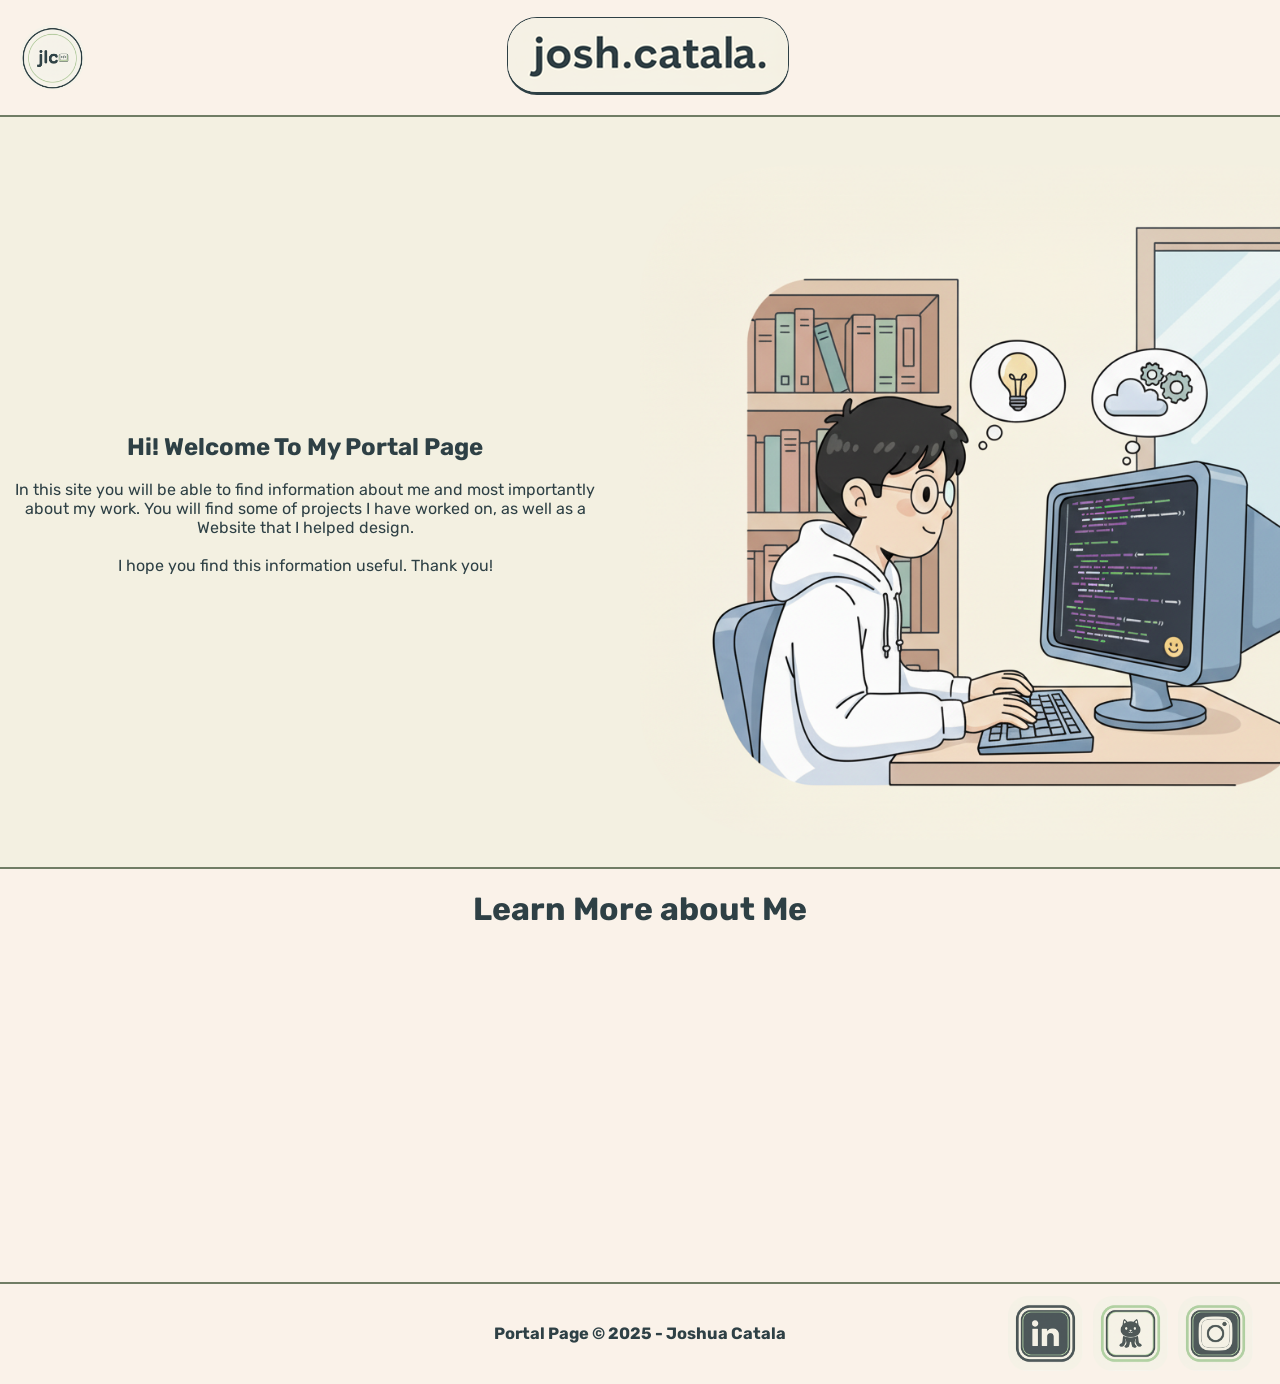
<file: index.html>
<html lang="en">
<head>
    <meta charset="UTF-8">
    <meta name="viewport" content="width=device-width, initial-scale=1.0">
    <link rel="stylesheet" href="style.css">
    <title>Joshua Catala</title>
</head>
<body>
    <header class="site-header">
        <div class="logo-container">
            <a href="index.html">
            <img id= "logo" src="images/jlc_logo.png" alt="jlc_logo">
        </a>
        </div>
        <div class="letter-logo-container">
            <a href="index.html">
            <img id= "letter-logo" src="images/jlc_letters.png" alt="josh-catala">
        </a>
        </div>
        <div class="spacer">
        </div>
    </header>
    <div class="wrapper">
        <section class="introduction">
            <div class="text-container">
                <h1>Hi! Welcome To My Portal Page</h1>
                <p>In this site you will be able to find information about me
                    and most importantly about my work. You will find some of
                    projects I have worked on, as well as a Website that I helped design.
                    <br>
                    <br>
                    I hope you find this information useful. Thank you!
                </p>
            </div>
            <div class="image-container">
                <img src="images/home_page_img.png" alt="home_page_img">
            </div>
        </section>
        <main class="navigation-menu">
            <h1>Learn More about Me</h1>
            <div class="navigation-grid">
                <section class="about-me">
                    <div class="inner">
                        <div class="front-side">
                            <img src="images/profile.png" alt="profile">
                        </div>
                        <div class="back-side">
                            <a href="about-me.html">
                                <h1>About Me</h1>
                            </a>
                        </div>
                    </div>
                </section>
                <section class="wwr">
                    <div class="inner">
                        <div class="front-side">
                            <img src="images/WWR.png" alt="WWR">
                        </div>
                        <div class="back-side">
                            <a href="wwr/html/index.html">
                                <h1>WWR</h1>
                            </a>
                        </div>
                    </div>
                </section>
                <section class="ICE">
                    <div class="inner">
                        <div class="front-side">
                            <img src="images/ICE.png" alt="ICE">
                        </div>
                        <div class="back-side">
                            <a href="ice.html">
                                <h1>ICE</h1>
                            </a>
                        </div>
                    </div>
                </section>
                <section class="report">
                    <div class="inner">
                        <div class="front-side">
                            <img src="images/report_icon.png" alt="ICE">
                        </div>
                        <div class="back-side">
                            <a href="client_report.html">
                                <h1>Report</h1>
                            </a>
                        </div>
                    </div>
                </section>
            </div>  
        </main>
    </div>
    <footer class="site-footer">
        <div class="spacer">
        </div>
        <div class="text-container">
            <p>Portal Page &copy; 2025 - Joshua Catala</p>
        </div>
        <div class="socials-container">
            <div class="instagram">
                <a href="https://www.linkedin.com/in/joshua-catala-34042a209/">
                    <img src="images/linkedin.png" alt="linkedin">
                </a>
            </div>
            <div class="github">
                <a href="https://github.com/josh-catala">
                    <img src="images/github.png" alt="github">
                </a>
            </div>
            <div class="linkedin">
                <a href="https://www.instagram.com/josh.catala/?next=%2F">
                    <img src="images/instagram.png" alt="instagram">
                </a>
            </div>
        </div>
        
    </footer>
</body>
</html>
</file>
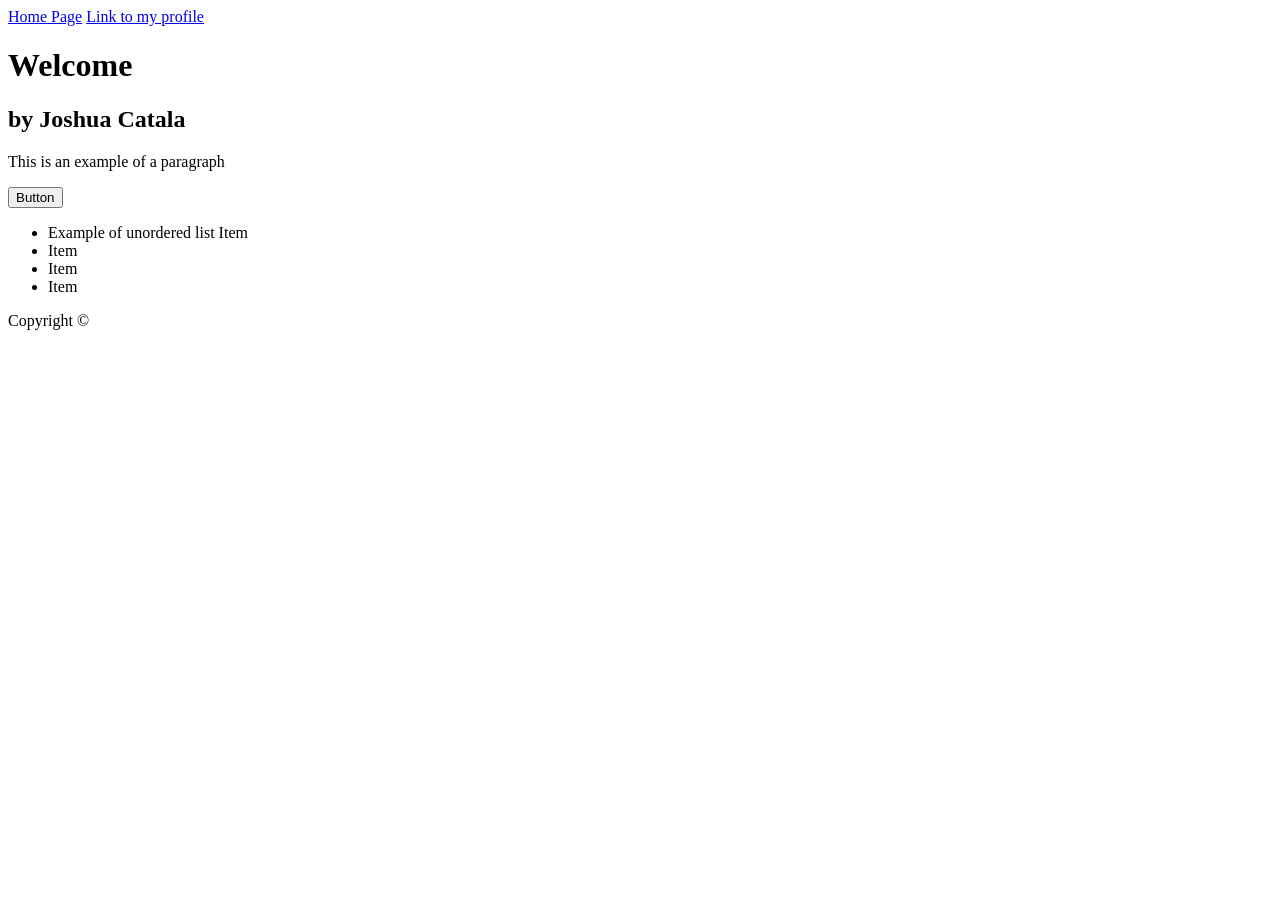
<file: ice/index.html>
<!DOCTYPE html>
<html lang="en">
<head>
    <meta charset="UTF-8">
    <meta name="viewport" content="width=device-width, initial-scale=1.0">
    <title>Document</title>
</head>
<body>
    <header>
        <nav>
            <a href="index.html">Home Page</a>
            <a href="profile.html">Link to my profile</a>
        </nav>
    </header>
    <main>
        <h1>Welcome</h1>
        <h2>by Joshua Catala</h2>
        <p>This is an example of a paragraph</p>
        <button>Button</button>
        <ul>
            <li>Example of unordered list Item</li>
            <li>Item</li>
            <li>Item</li>
            <li>Item</li>
        </ul>
    </main>
    <footer>
        <p> Copyright &copy;
        </p>
    </footer>
</body>
</html>
</file>
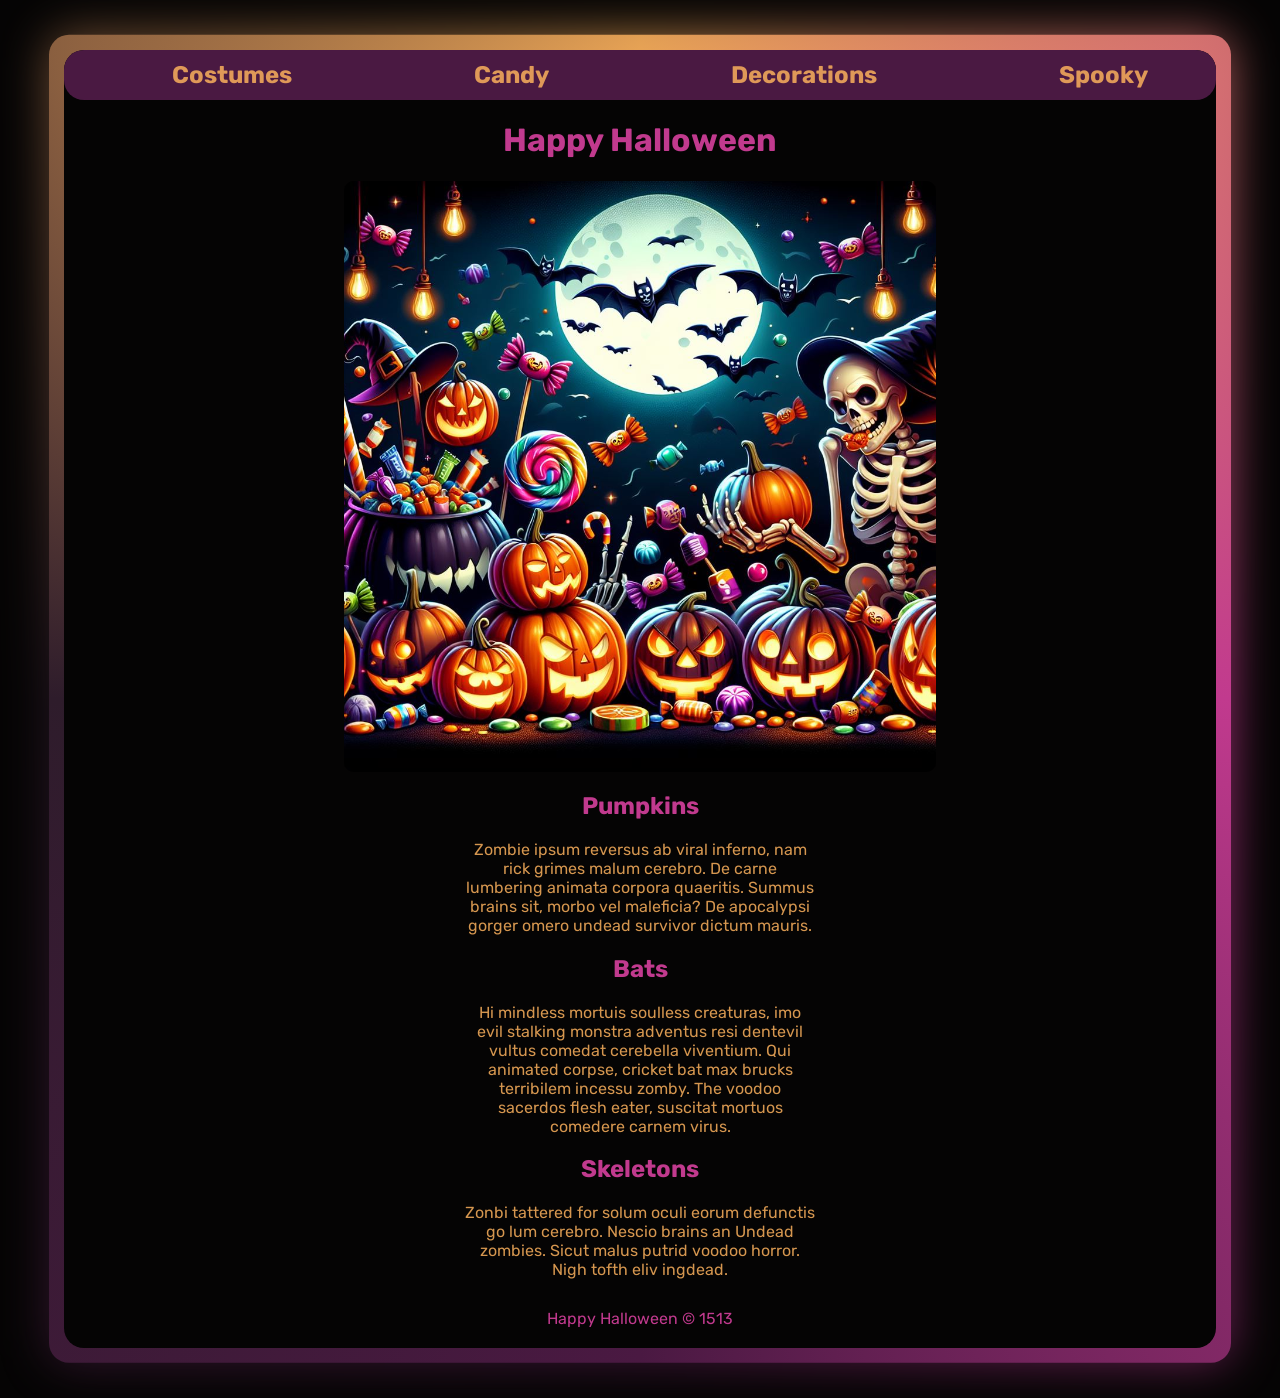
<file: ice/halloween/index.html>
<!-- For this activity you are not allowed to change
 the HTML code, only the CSS -->

<!DOCTYPE html>
<html lang="en">

<head>
    <meta charset="UTF-8">
    <meta name="viewport" content="width=device-width, initial-scale=1.0">
    <title>Document</title>
    <link rel="stylesheet" href="styles/styles.css">
</head>

<body>
    <div id="wrapper">
        <header>
            <nav>
                <ul>
                    <li>Costumes</li>
                    <li>Candy</li>
                    <li>Decorations</li>
                    <li>Spooky</li>
                </ul>
            </nav>
        </header>
        <main>
            <h1>Happy Halloween</h1>
            <img src="images/halloween.png">
            <section>
                <h2>Pumpkins</h2>
                <p>Zombie ipsum reversus ab viral inferno, nam rick grimes
                    malum cerebro. De carne lumbering animata corpora quaeritis.
                    Summus brains sit​​, morbo vel maleficia? De apocalypsi gorger
                    omero undead survivor dictum mauris. </p>
            </section>
            <section>
                <h2>Bats</h2>
                <p>Hi mindless mortuis soulless
                    creaturas, imo evil stalking monstra adventus resi dentevil vultus
                    comedat cerebella viventium. Qui animated corpse, cricket bat max
                    brucks terribilem incessu zomby. The voodoo sacerdos flesh eater,
                    suscitat mortuos comedere carnem virus.</p>
            </section>
            <section>
                <h2>Skeletons</h2>
                <p>Zonbi tattered for solum oculi
                    eorum defunctis go lum cerebro. Nescio brains an Undead zombies. Sicut
                    malus putrid voodoo horror. Nigh tofth eliv ingdead.</p>
            </section>
        </main>
        <footer>
            Happy Halloween &copy; 1513
        </footer>
    </div>
</body>

</html>
</file>
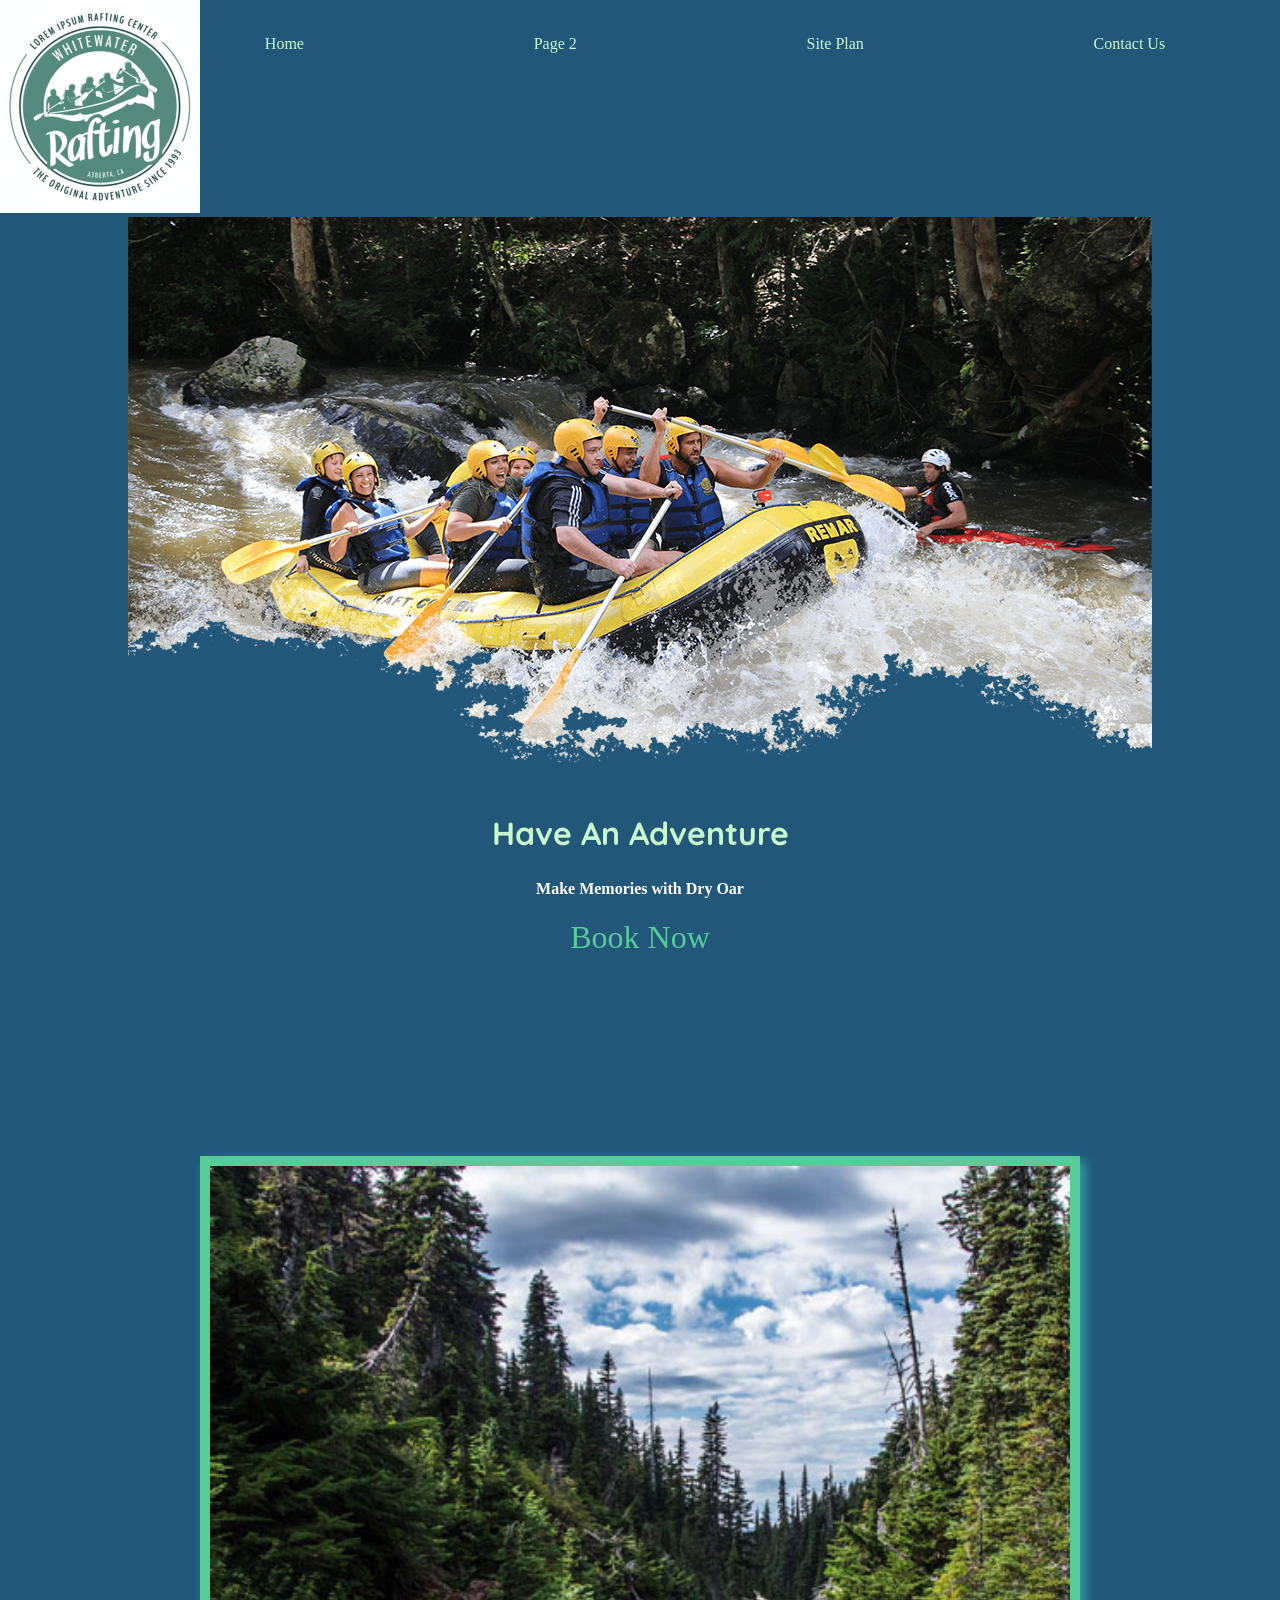
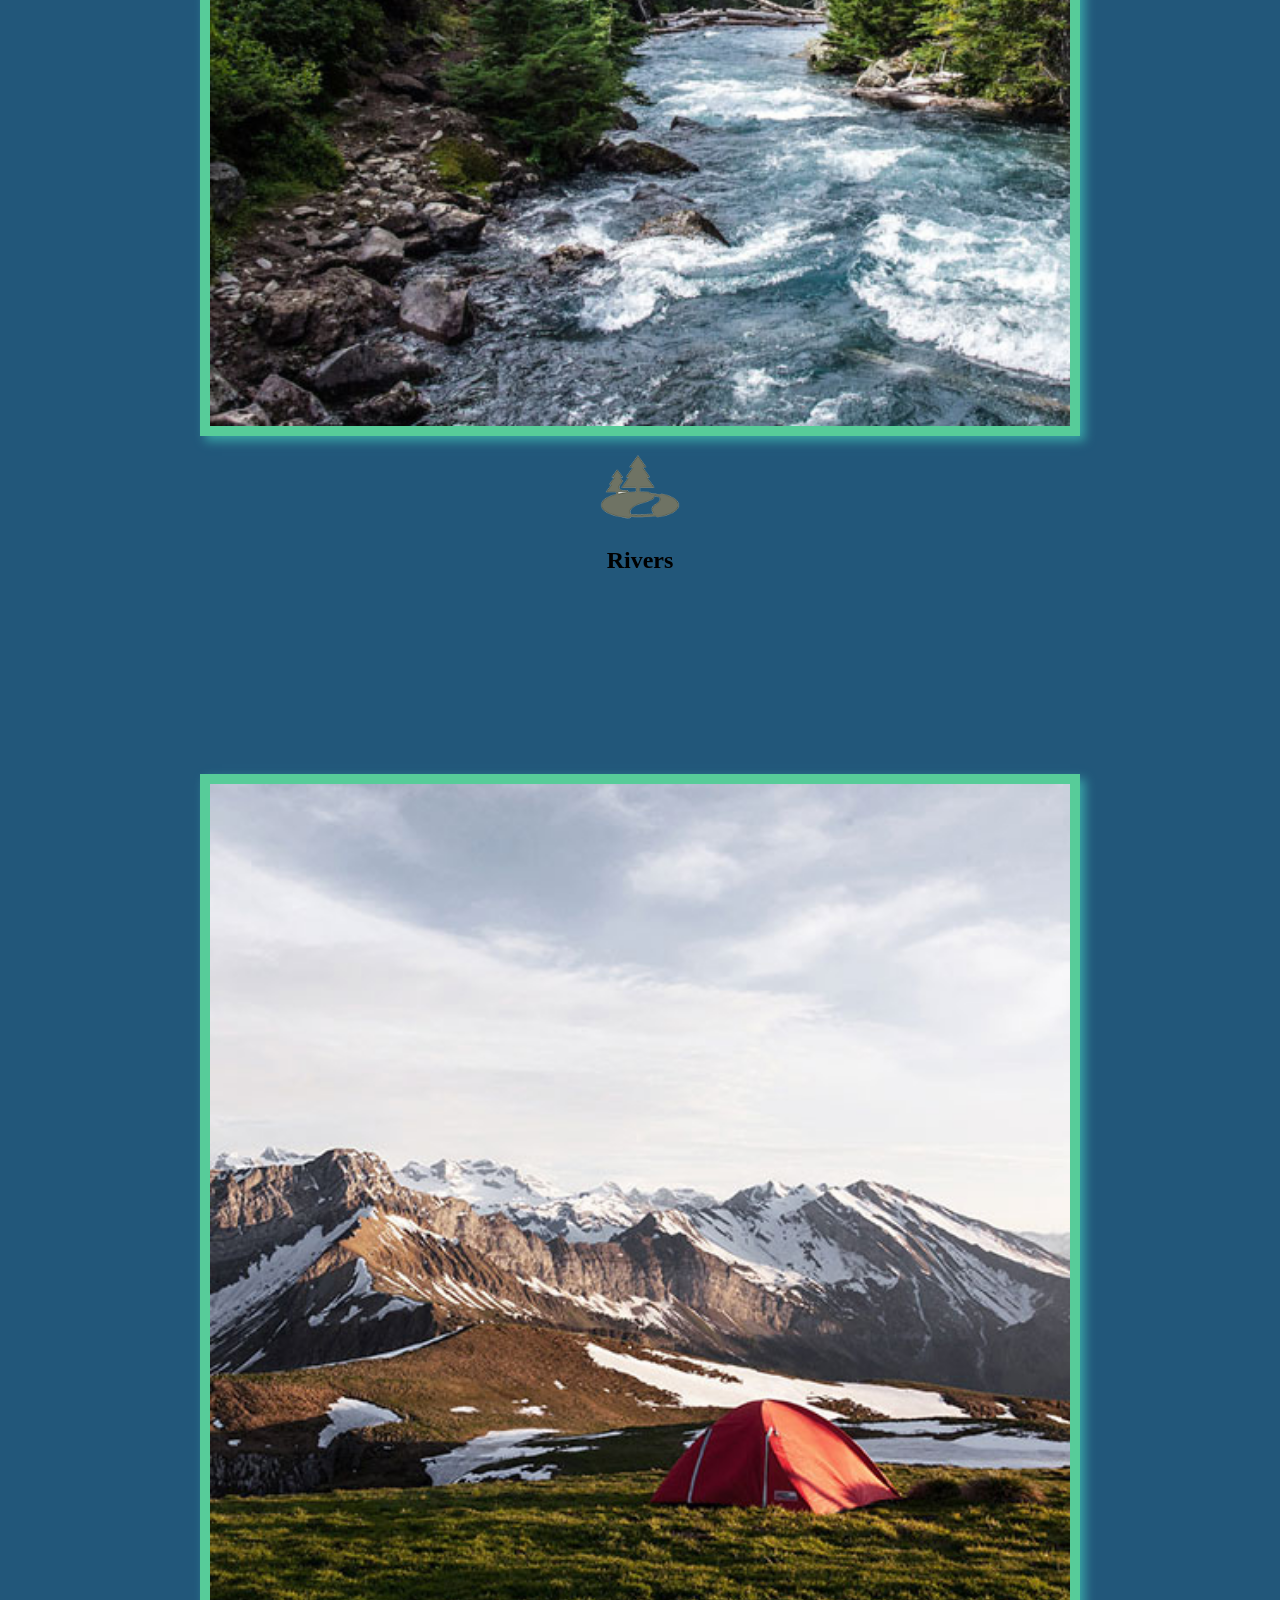
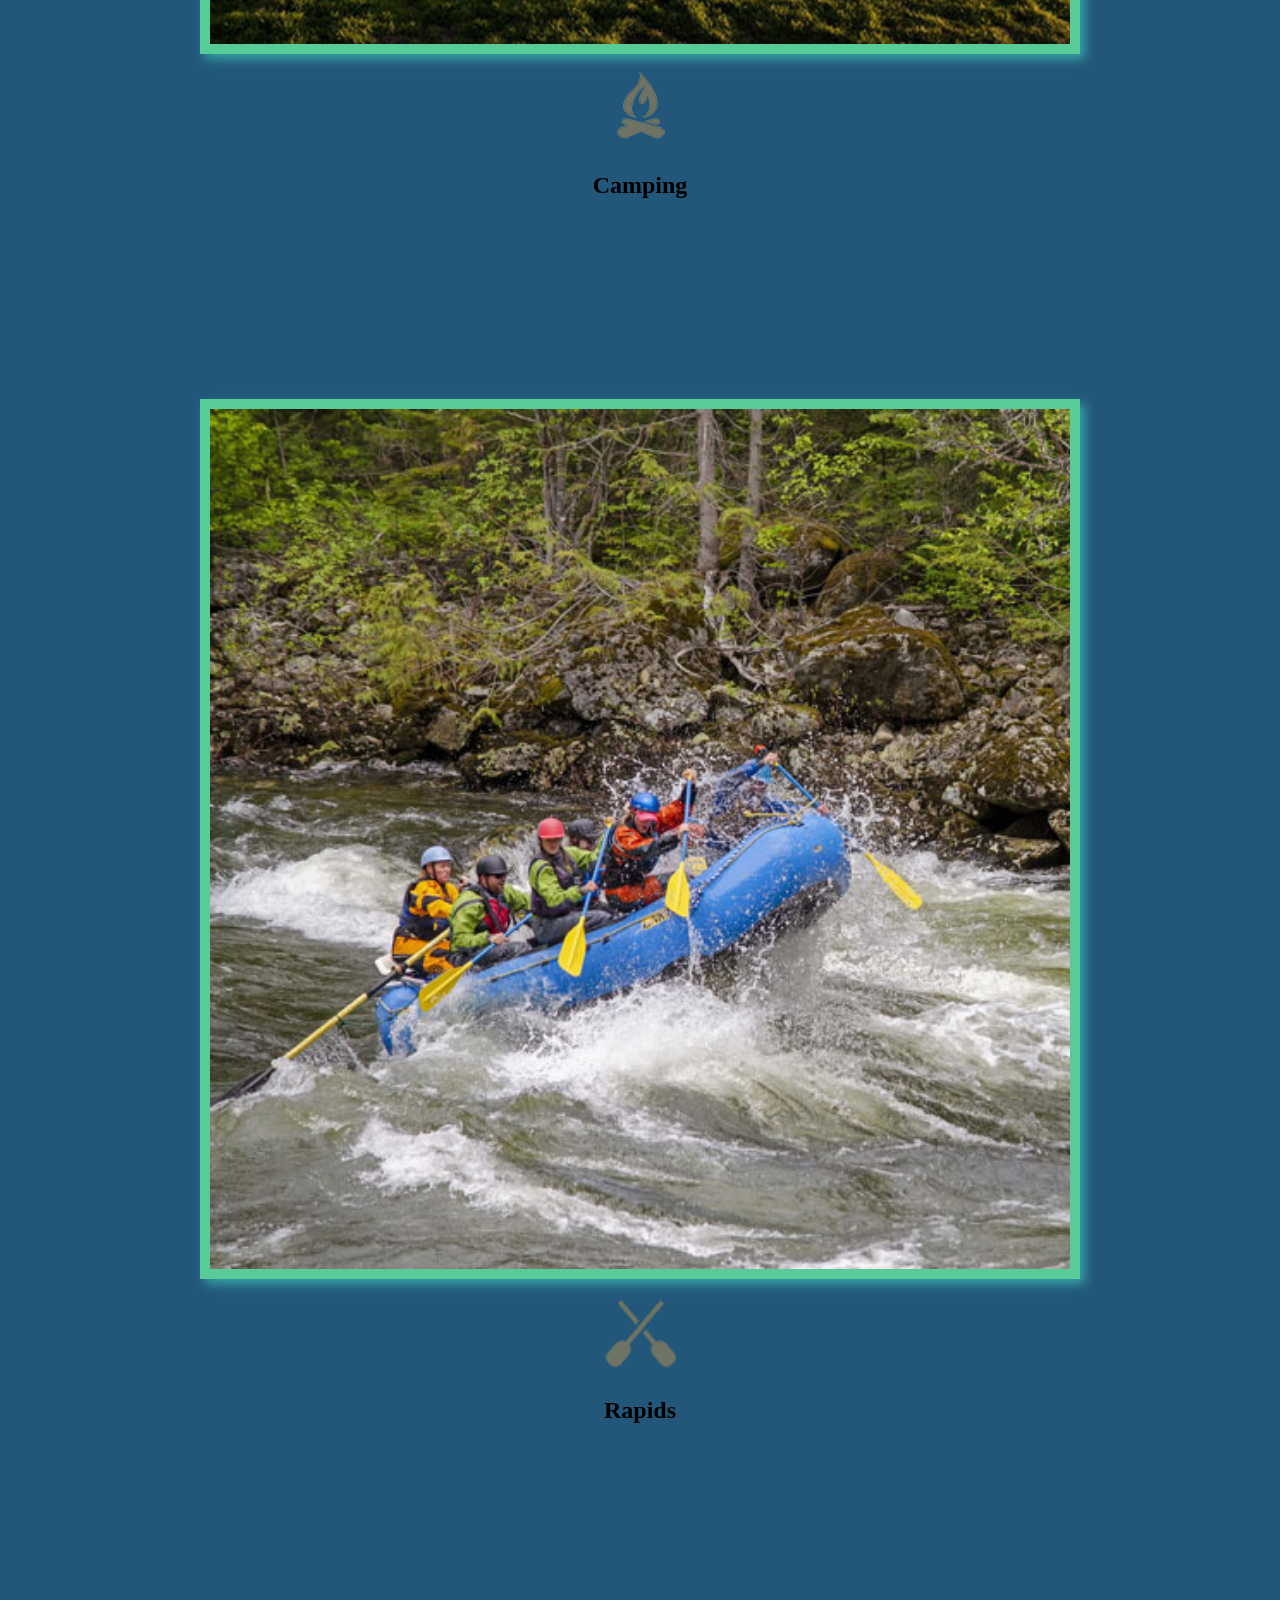
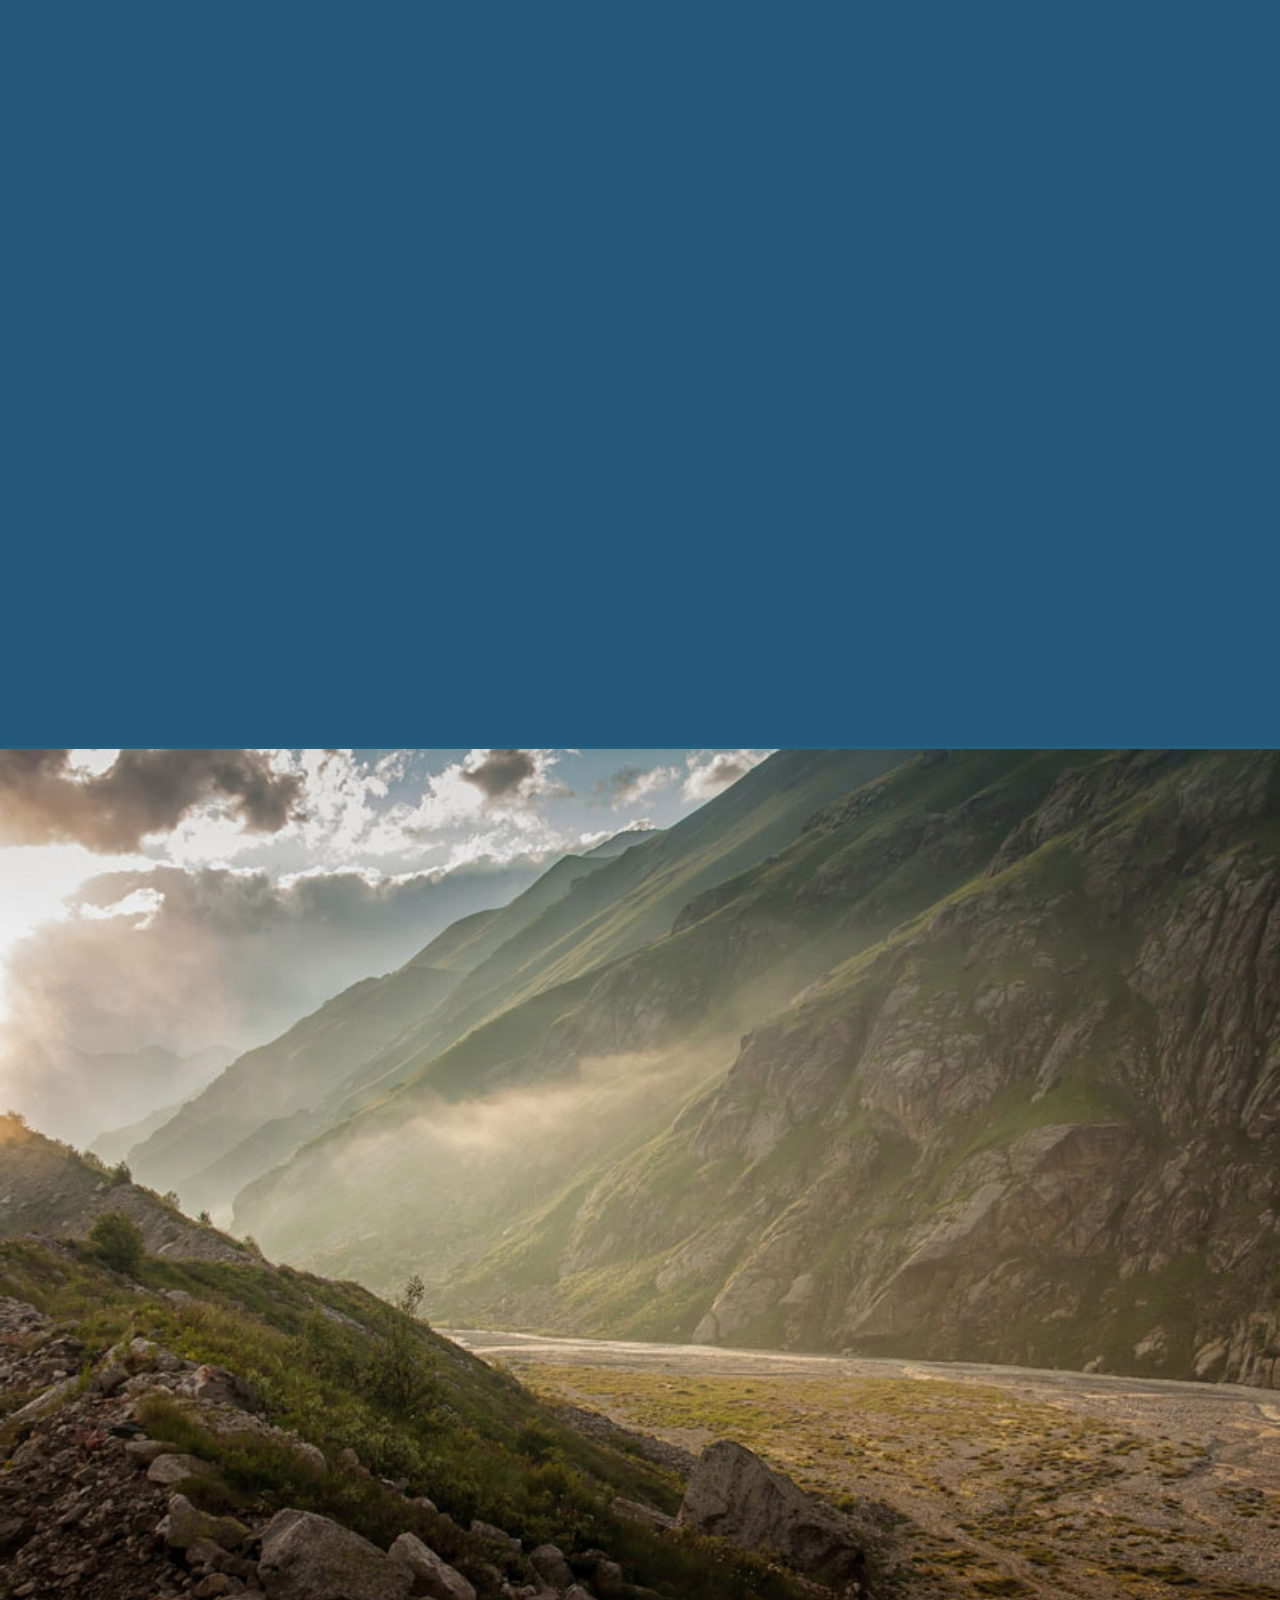
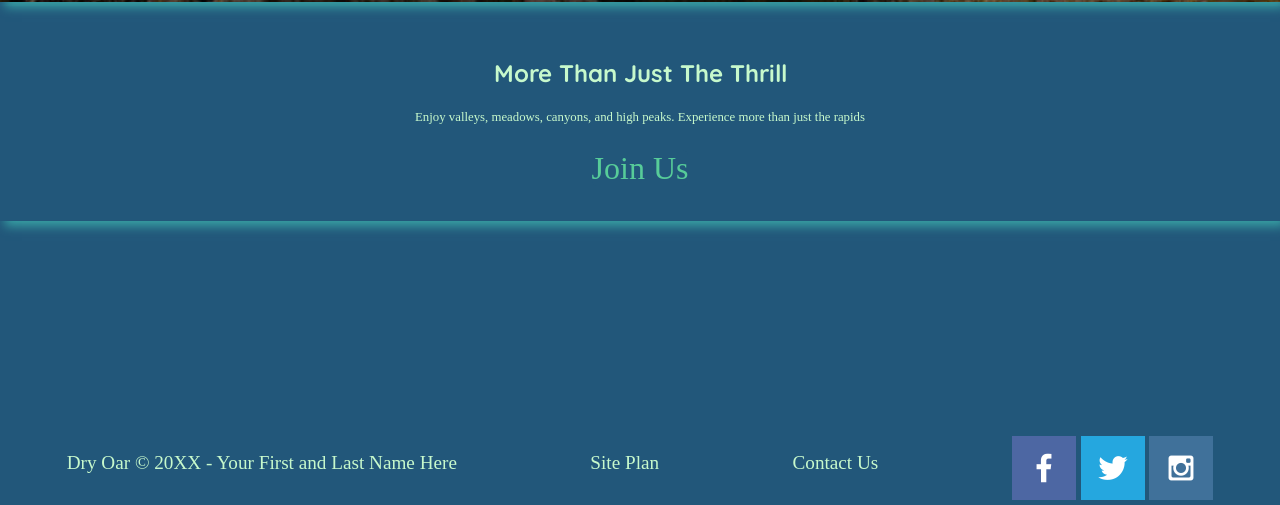
<file: wwr/html/index.html>
<!DOCTYPE html>
<html lang="en">
<head>
    <meta charset="UTF-8">
    <meta name="viewport" content="width=device-width, initial-scale=1.0">
    <link rel="stylesheet" href="../styles/style.css">
    <title>Whitewater Rafting</title>
</head>
<body>
    <div id="content">
        <header>
            <a id="logo_link" href="index.html">
                <img src="..\images\wwr-logo2.png" alt="Logo">
            </a>
            <nav>
                <a href="index.html">Home</a>
                <a href="#">Page 2</a>
                <a href="site-plan-rafting.html">Site Plan</a>
                <a href="contactus.html">Contact Us</a>
            </nav>
        </header>
        <div id="hero">
            <div id="hero-box">
                <img src="..\images\hero.png" alt="People enjoying rafting">
            </div>
            </div>
        <section id="hero-msg">
            <h1 class="home-title">Have An Adventure</h1>
            <h4>Make Memories with Dry Oar </h4>
            <div class='button-box'>
                <a class='book' href="contactus.html">Book Now</a>
            </div>
        </section>
</div>
        </div>
        <main class="home-grid">
            <section class=" rivers-card">
                <img class="card-img" src="..\images\rivers.jpg" alt="river in forest">
                <img class="icon" src="..\images\river_icon.png" alt="river icon">
                <h2>Rivers</h2>
            </section>
            <section class="camping-card">
                <img class="card-img" src="..\images\camping.jpg" alt="tent in mountains">
                <img class="icon" src="..\images\fire_icon.png" alt="fire icon">
                <h2>Camping</h2>
            </section>
            <section class="rapids-card">
                <img class="card-img" src="..\images\rapids.jpg" alt="rafting boat">
                <img class="icon" src="..\images\oars.png" alt="oars icon">
                <h2>Rapids</h2>
            </section>
            <div id="background"></div>
            <img class="mountains" src="..\images\mountains.jpg" alt="Misty mountains">
            <section class="msg">
                <h2>More Than Just The Thrill</h2>
                <p>Enjoy valleys, meadows, canyons, and high peaks. Experience more than just the rapids</p>
                <a class="join" href="rivers.html">Join Us</a>
            </section>
        </main>
        <footer>
            <p>Dry Oar &copy; 20XX - Your First and Last Name Here</p>
            <p><a href="site-plan-rafting.html">Site Plan</a></p>
            <p><a href="contactus.html">Contact Us</a></p>
            <div class="social">
                <a href="https://facebook.com" target="_blank">
                    <img src="..\images\facebook.png" alt="fb icon">
                </a>
                <a href="https://twitter.com" target="_blank">
                    <img src="..\images\twitter.png" alt="twitter icon">
                </a>
                <a href="https://instagram.com" target="_blank">
                    <img src="..\images\instagram.png" alt="instagram icon">
                </a>
            </div>
        </footer>
    </div>
</body>
</html>
</file>
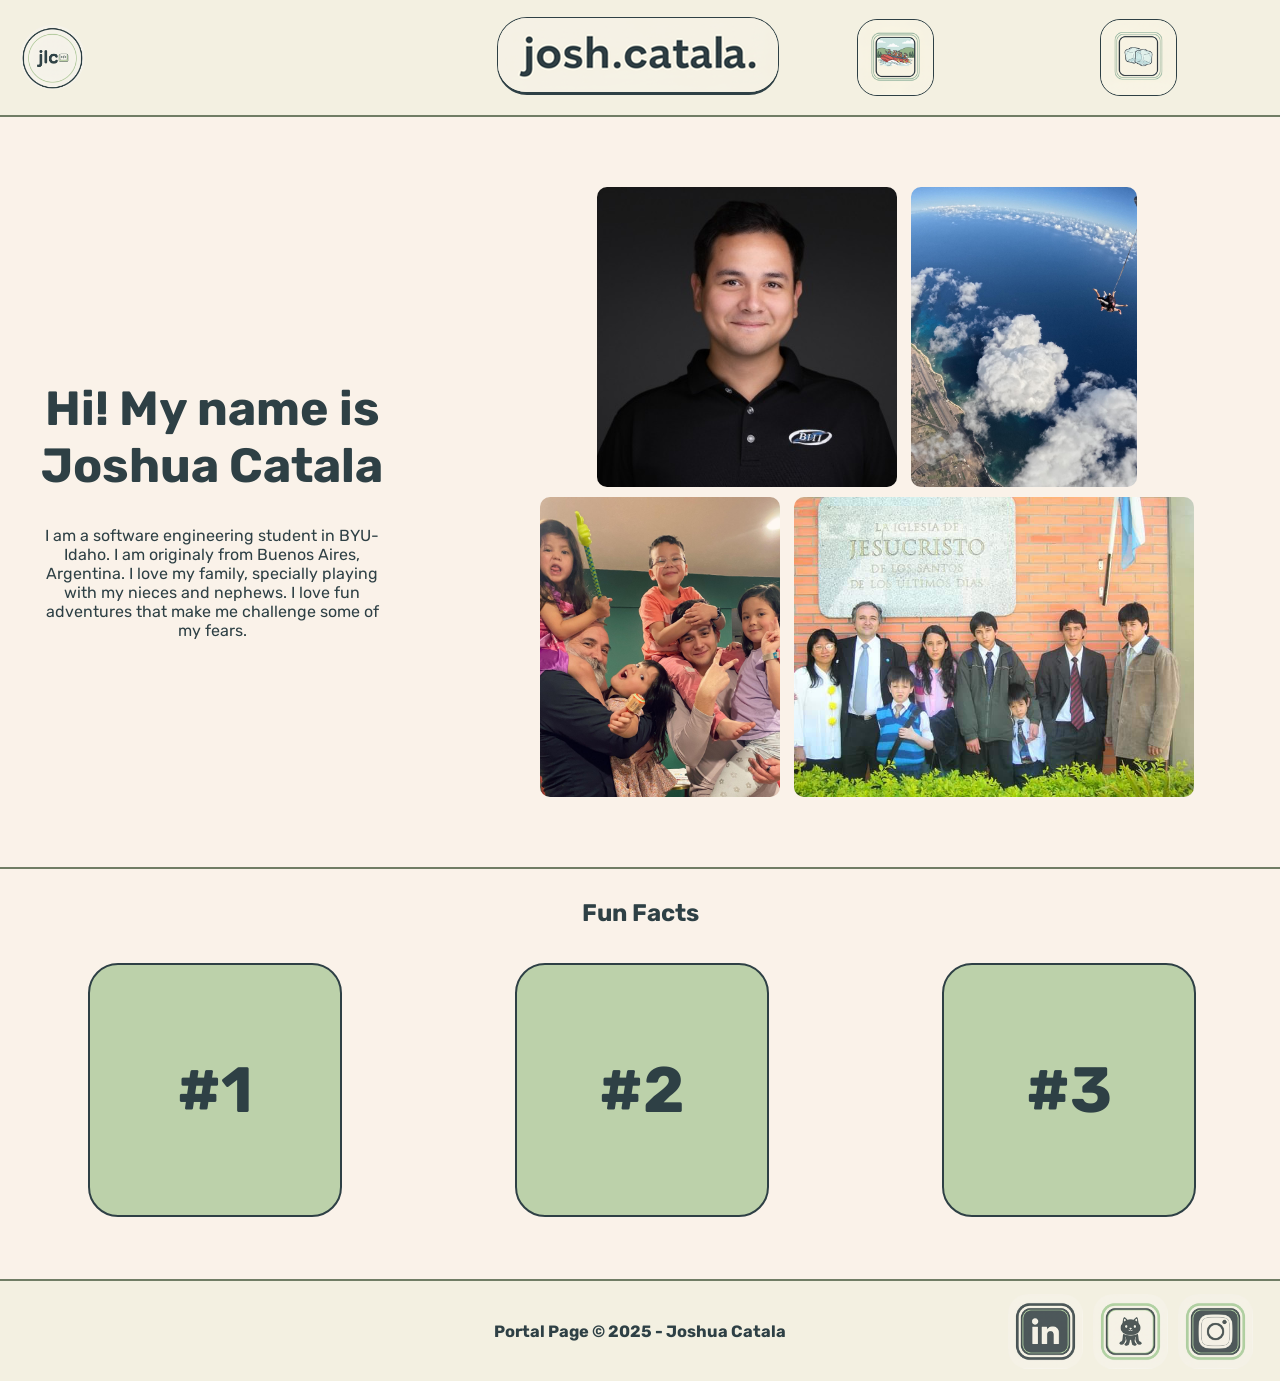
<file: about-me.html>
<html lang="en">
<head>
    <meta charset="UTF-8">
    <meta name="viewport" content="width=device-width, initial-scale=1.0">
    <link rel="stylesheet" href="about.css">
    <title>Document</title>
</head>
<body>
    <header class="site-header">
        <div class="logo-container">
            <a href="index.html">
                <img id="logo" src="images/jlc_logo.png" alt="jlc_logo">
            </a>
        </div>
        <div class="letter-logo-container">
            <a href="index.html">
            <img id= "letter-logo" src="images/jlc_letters.png" alt="josh-catala">
        </a>
        </div>
        <div class="buttons-container">
            <div class="wwr">
                <a href="wwr/html/index.html">
                    <img src="images/wwr_logo.png" alt="wwr_logo">
                </a>
            </div>
            <div class="ice">
                <a href="ice.html">
                    <img src="images/ice_logo.png" alt="ice_logo">
                </a>
            </div>
        </div>
    </header>
    <div class="wrapper">
        <main class="about-me">
            <div class="text-container">
                <h1>Hi! My name is Joshua Catala</h1>
                <p>I am a software engineering student in BYU-Idaho. I am originaly from Buenos Aires,
                    Argentina. I love my family, specially playing with my nieces and nephews. I love 
                    fun adventures that make me challenge some of my fears.
                </p>
            </div>
            <div class="image-container">
                <div class="row">
                    <div class="column">
                        <img src="images/about-me.jpeg" alt="myself">
                        <img src="images/sky-diving.jpg" alt="sky-diving">
                    </div>
                    <div class="column">
                        <img src="images/nephews.jpg" alt="nephews">
                        <img src="images/family.jpg" alt="family">
                    </div>
                </div>
            </div>
        </main>
        <section class="fun-facts">
            <h1>Fun Facts</h1>
        </section>
        <div class="navigation-menu">
            <div class="navigation-grid">
                    <section class="fact1">
                        <div class="inner">
                            <div class="front-side">
                                <h1>#1</h1>
                            </div>
                            <div class="back-side">
                                <h2>I am the youngest of 7 children.</h2>
                            </div>
                        </div>
                    </section>
                    <section class="fact2">
                        <div class="inner">
                            <div class="front-side">
                                <h1>#2</h1>
                            </div>
                            <div class="back-side">
                                <h2>I played the clarinet in an orchestra.</h2>
                            </div>
                        </div>
                    </section>
                    <section class="fact3">
                        <div class="inner">
                            <div class="front-side">
                                <h1>#3</h1>
                            </div>
                            <div class="back-side">
                                <h2>I love soccer.</h2>
                            </div>
                        </div>
                    </section>
                </div>
            </div>
        </div>
    <footer class="site-footer">
        <div class="spacer">
        </div>
        <div class="text-container">
            <p>Portal Page &copy; 2025 - Joshua Catala</p>
        </div>
        <div class="socials-container">
            <div class="instagram">
                <a href="https://www.linkedin.com/in/joshua-catala-34042a209/">
                    <img src="images/linkedin.png" alt="linkedin">
                </a>
            </div>
            <div class="github">
                <a href="https://github.com/josh-catala">
                    <img src="images/github.png" alt="github">
                </a>
            </div>
            <div class="linkedin">
                <a href="https://www.instagram.com/josh.catala/?next=%2F">
                    <img src="images/instagram.png" alt="instagram">
                </a>
            </div>
        </div>
        
    </footer>
</body>
</html>
</file>
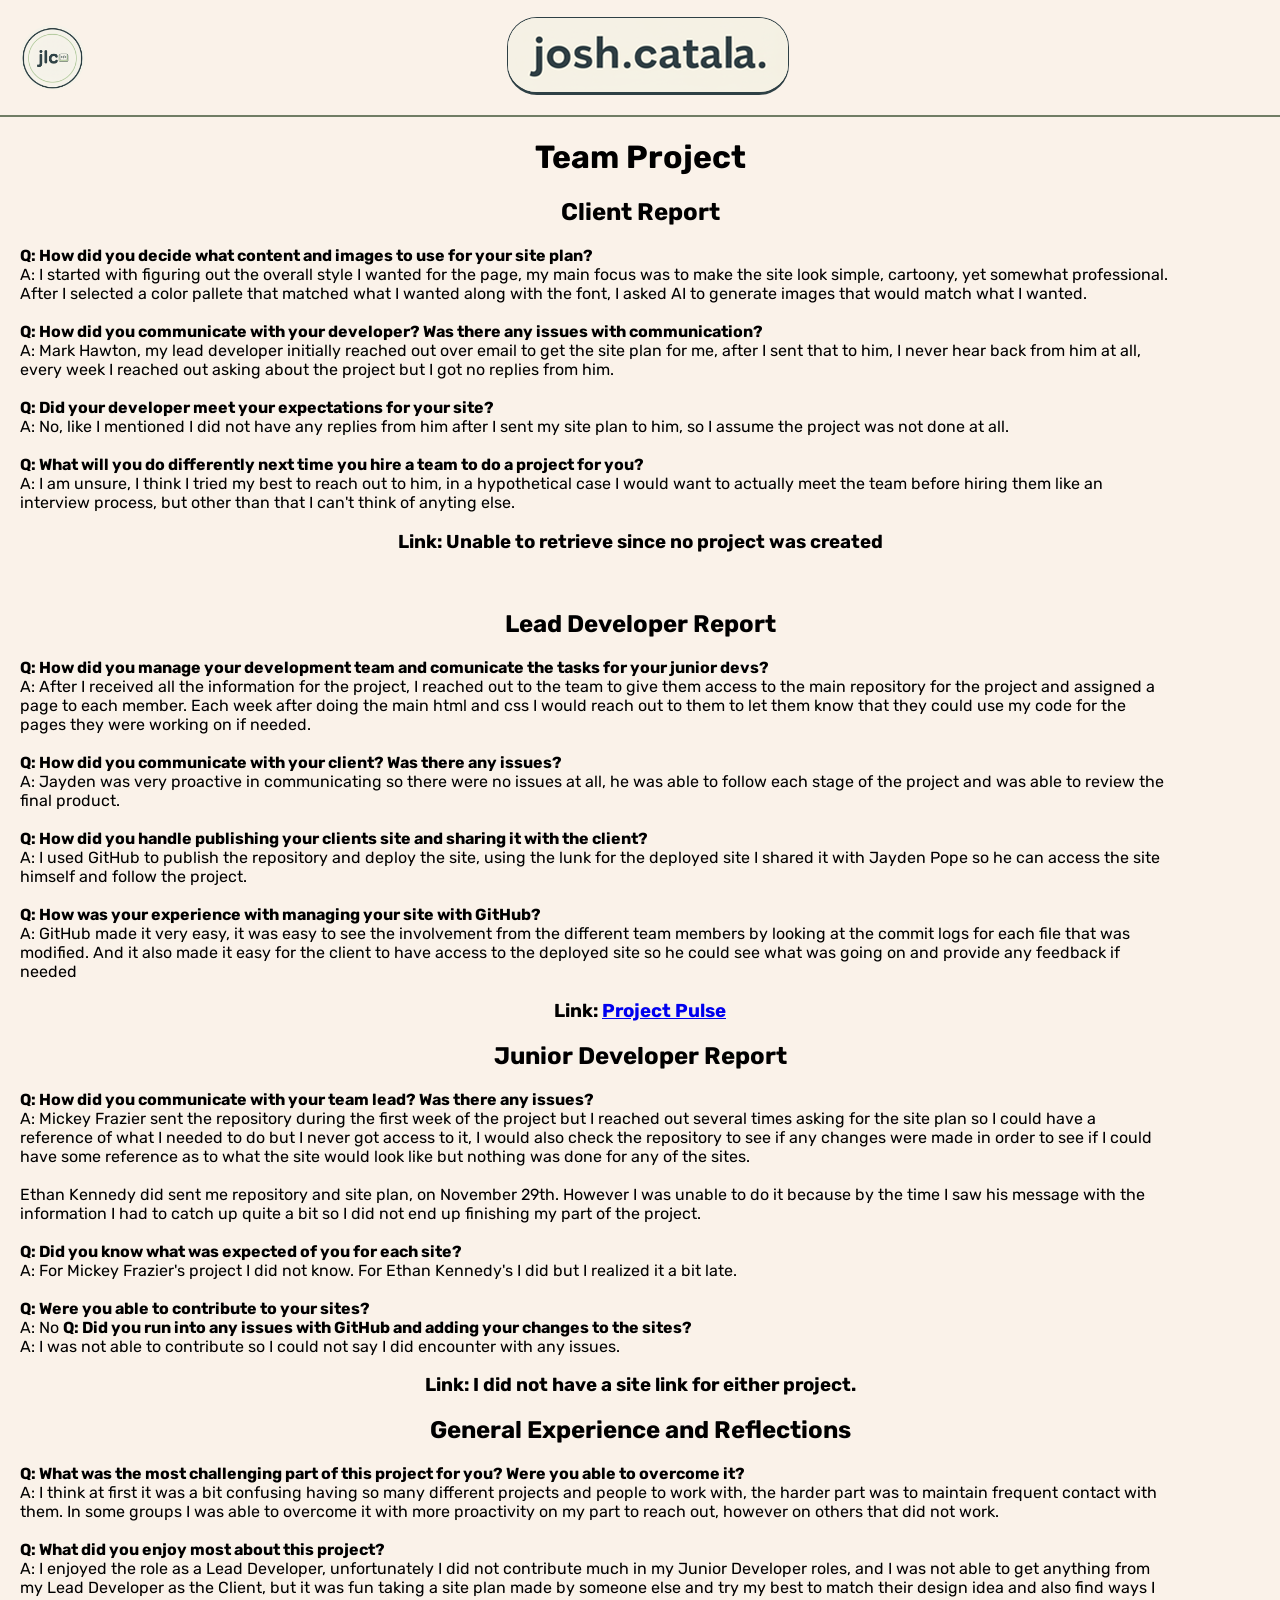
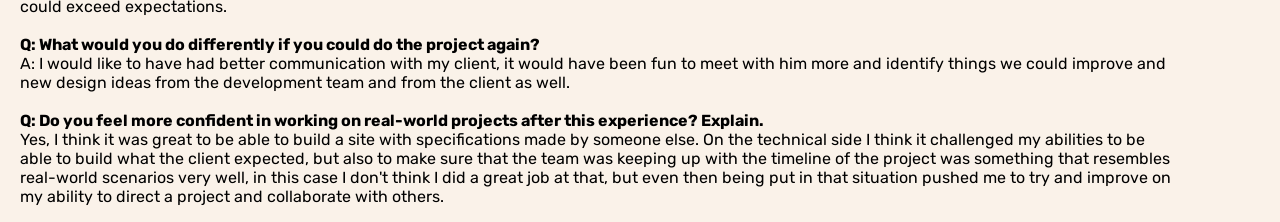
<file: client_report.html>
<html lang="en">
<head>
    <meta charset="UTF-8">
    <meta name="viewport" content="width=device-width, initial-scale=1.0">
    <link rel="stylesheet" href="style.css">
    <link rel="stylesheet" href="client_report.css">
    <title>Client Report</title>
</head>
<body>
    <header class="site-header">
        <div class="logo-container">
            <a href="index.html">
            <img id= "logo" src="images/jlc_logo.png" alt="jlc_logo">
        </a>
        </div>
        <div class="letter-logo-container">
            <a href="index.html">
            <img id= "letter-logo" src="images/jlc_letters.png" alt="josh-catala">
        </a>
        </div>
        <div class="spacer">
        </div>
    </header>
    <main class="main">
        <h1>Team Project</h1>

        <h2>Client Report</h2>
        <p>
           <strong>Q: How did you decide what content and images to use for your site plan?</strong><br>
            A: I started with figuring out the overall style I wanted for the page,
            my main focus was to make the site look simple, cartoony, yet somewhat professional.
            After I selected a color pallete that matched what I wanted along with the font, I asked AI
            to generate images that would match what I wanted.<br><br>
            <strong>Q: How did you communicate with your developer? Was there any issues with communication?</strong><br>
            A: Mark Hawton, my lead developer initially reached out over email to get the site plan for me,
            after I sent that to him, I never hear back from him at all, every week I reached out asking about
            the project but I got no replies from him. <br><br>
            <strong>Q: Did your developer meet your expectations for your site?</strong><br>
            A: No, like I mentioned I did not have any replies from him after I sent my site plan to him, so I assume
            the project was not done at all. <br><br>
            <strong>Q: What will you do differently next time you hire a team to do a project for you?</strong><br>
            A: I am unsure, I think I tried my best to reach out to him, in a hypothetical case I would want
            to actually meet the team before hiring them like an interview process, but other than that I can't think of anyting else. <br>
        </p>
        <h3>Link: Unable to retrieve since no project was created</h3><br>

        <h2>Lead Developer Report</h2>
        <p>
            <strong>Q: How did you manage your development team and comunicate the tasks for your junior devs? </strong><br>
            A: After I received all the information for the project, I reached out to the team to give them access
            to the main repository for the project and assigned a page to each member. Each week after doing the main html and css I would reach out to them
            to let them know that they could use my code for the pages they were working on if needed. <br><br>
            <strong>Q: How did you communicate with your client? Was there any issues?</strong> <br>
            A: Jayden was very proactive in communicating so there were no issues at all, he was able to follow each stage of the project
            and was able to review the final product. <br><br>
            <strong>Q: How did you handle publishing your clients site and sharing it with the client? </strong><br>
            A: I used GitHub to publish the repository and deploy the site, using the lunk for the deployed
            site I shared it with Jayden Pope so he can access the site himself and follow the project. <br><br>
            <strong>Q: How was your experience with managing your site with GitHub? </strong><br>
            A: GitHub made it very easy, it was easy to see the involvement from the different team members by looking at the commit logs for each file that was modified.
            And it also made it easy for the client to have access to the deployed site so he could see what was going on and provide any feedback if needed
        </p>
        <h3>Link: <a href="https://josh-catala.github.io/wdd130-jayden-pope/"> Project Pulse</a></h3>

        <h2>Junior Developer Report</h2>
            <p>
                <strong>Q: How did you communicate with your team lead? Was there any issues?</strong><br>
                A: Mickey Frazier sent the repository during the first week of the project but I reached out several times asking for the site plan
                so I could have a reference of what I needed to do but I never got access to it, I would also check the repository to see if any changes were made
                in order to see if I could have some reference as to what the site would look like but nothing was done for any of the sites.<br><br>
                Ethan Kennedy did sent me repository and site plan, on November 29th. However I was unable to do it because by the time I saw his message with the information
                I had to catch up quite a bit so I did not end up finishing my part of the project. <br><br>
                <strong>Q: Did you know what was expected of you for each site?</strong><br>
                A: For Mickey Frazier's project I did not know. For Ethan Kennedy's I did but I realized it a bit late.<br><br>
                <strong>Q: Were you able to contribute to your sites?</strong><br>
                A: No
                <strong>Q: Did you run into any issues with GitHub and adding your changes to the sites?</strong><br>
                A: I was not able to contribute so I could not say I did encounter with any issues.<br>
            </p>

            <h3>Link: I did not have a site link for either project.</h3>

        <h2>General Experience and Reflections</h2>
            <p>
                <strong>Q: What was the most challenging part of this project for you? Were you able to overcome it?</strong><br>
                A: I think at first it was a bit confusing having so many different projects and people to work with, the harder part was to maintain frequent contact with them.
                In some groups I was able to overcome it with more proactivity on my part to reach out, however on others that did not work.<br><br>
                <strong>Q: What did you enjoy most about this project?</strong><br>
                A: I enjoyed the role as a Lead Developer, unfortunately I did not contribute much in my Junior Developer roles, and I was not able to get anything from my Lead Developer
                as the Client, but it was fun taking a site plan made by someone else and try my best to match their design idea and also find ways I could exceed expectations.<br><br>
                <strong>Q: What would you do differently if you could do the project again?</strong><br>
                A: I would like to have had better communication with my client, it would have been fun to meet with him more and identify things we could improve and new design ideas from the development
                team and from the client as well.<br><br>
                <strong>Q: Do you feel more confident in working on real-world projects after this experience? Explain.</strong><br>
                Yes, I think it was great to be able to build a site with specifications made by someone else. On the technical side I think it challenged my abilities to be able to build what the client expected,
                but also to make sure that the team was keeping up with the timeline of the project was something that resembles real-world scenarios very well, in this case I don't think I did a great job at that,
                but even then being put in that situation pushed me to try and improve on my ability to direct a project and collaborate with others.<br>
            </p>
    </main>
</file>
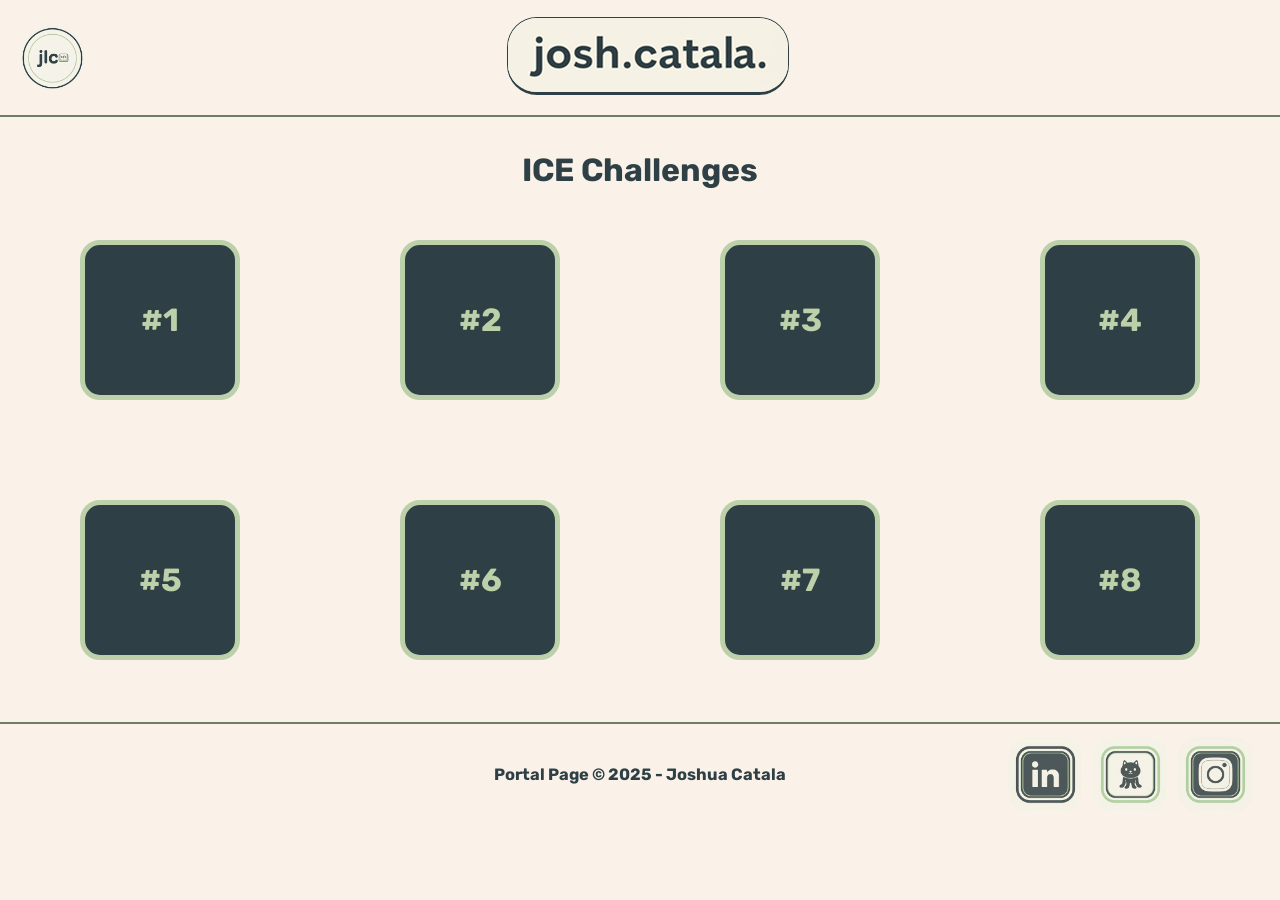
<file: ice.html>
<html lang="en">
<head>
    <meta charset="UTF-8">
    <meta name="viewport" content="width=device-width, initial-scale=1.0">
    <link rel="stylesheet" href="style.css">
    <link rel="stylesheet" href="ice.css">
    <title>Ice Challenges</title>
</head>
<body>
    <header class="site-header">
        <div class="logo-container">
            <a href="index.html">
            <img id= "logo" src="images/jlc_logo.png" alt="jlc_logo">
        </a>
        </div>
        <div class="letter-logo-container">
            <a href="index.html">
            <img id= "letter-logo" src="images/jlc_letters.png" alt="josh-catala">
        </a>
        </div>
        <div class="spacer">
        </div>
    </header>
    <main class="ice">
            <div class="text-container">
                <h1>ICE Challenges</h1>
            </div>
            <div class="challenge-grid">
                <a href="ice/prophet_cards/nelson.html" target="_blank">
                    <div class="c1">
                            <h1>#1</h1>
                    </div>
                </a>    
                <a href="ice/apostle_spotlight/apostles.html" target="_blank">
                    <div class="c2">
                        <h1>#2</h1>
                    </div>
                </a>
                <a href="ice/favorite_devo/favdevo.html" target="_blank">
                    <div class="c3">
                        <h1>#3</h1>
                    </div>
                </a>
                <a href="ice/halloween/index.html" target="_blank">
                    <div class="c4">
                        <h1>#4</h1>
                    </div>
                </a>
                <a href="ice/grid_flags/flags.html" target="_blank">
                    <div class="c5">
                        <h1>#5</h1>
                    </div>
                </a>
                <a href="ice/positioning/positioning.html" target="_blank">
                    <div class="c6">
                        <h1>#6</h1>
                    </div>
                </a>
                <a href="ice/gallery/gallery.html" target="_blank">
                    <div class="c7">
                        <h1>#7</h1>
                    </div>
                </a>
                <a href="ice/signup/signup.html" target="_blank">
                    <div class="c8">
                        <h1>#8</h1>
                    </div>
                </a>
            </div>
    </main>
    <footer class="site-footer">
        <div class="spacer">
        </div>
        <div class="text-container">
            <p>Portal Page &copy; 2025 - Joshua Catala</p>
        </div>
        <div class="socials-container">
            <div class="instagram">
                <a href="https://www.linkedin.com/in/joshua-catala-34042a209/">
                    <img src="images/linkedin.png" alt="linkedin">
                </a>
            </div>
            <div class="github">
                <a href="https://github.com/josh-catala">
                    <img src="images/github.png" alt="github">
                </a>
            </div>
            <div class="linkedin">
                <a href="https://www.instagram.com/josh.catala/?next=%2F">
                    <img src="images/instagram.png" alt="instagram">
                </a>
            </div>
        </div>
        
    </footer>
</body>
</html>
</file>
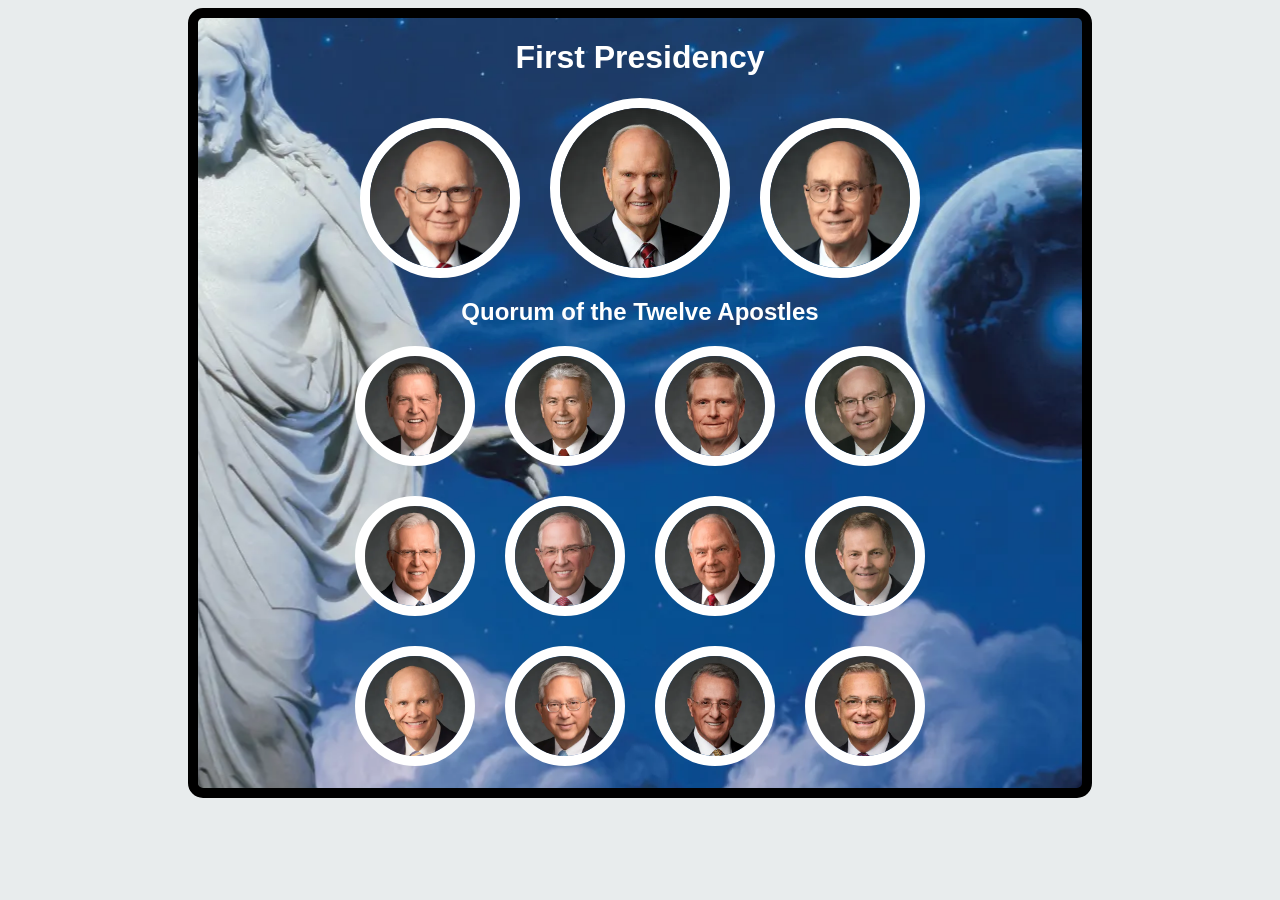
<file: ice/apostle_spotlight/apostles.html>
<!DOCTYPE html>
<html lang="en">
<head>
    <meta charset="UTF-8">
    <meta name="viewport" content="width=device-width, initial-scale=1.0">
    <title>Apostles Spotlights</title>
    <style>
        /* Insert styles here */
        body {
            background-color: #E8ECED;
            font-family: Arial;
        }

         #spotlight {
            display: flex;
            width: 70%;
            height: 100%;
            margin: auto;
            border: 10px solid black;
            border-radius: 15px; 
            flex-direction: column;
        }

        .image_container {
            border: 10px solid white;
            width: 140px;
            height: 140px;
            border-radius: 50%;
            overflow: hidden;
        }

        .main_container {
            border: 10px solid white;
            width: 160px;
            height: 160px;
            border-radius: 50%;
            overflow: hidden;
        }

        .elder_container {
            border: 10px solid white;
            width: 100px;
            height: 100px;
            border-radius: 50%;
            overflow: hidden;
        }
        
        #spotlight img {
            width: 100%;
            height: 100%;
            object-fit: cover;
            object-position: 0 .5px;
        }

        .image_container:hover, .elder_container:hover, .main_container:hover {
            border: 10px solid lightblue;
        }

        #first_presidency {
            display: grid;
            grid-template-columns: repeat(3, auto);
            justify-content: center;
            align-items: end;
            gap: 30px;
        }

        #quorum {
            display: grid;
            grid-template-columns: repeat(4, 1fr);
            gap: 30px;
            margin: auto;
            padding-bottom: 2.5%;
            flex-wrap: wrap;
            align-items: center;
        }

        h1 {
            color: white;
            text-align: center;
            font-family: Arial;
            font-style: bold;
        }

        h2 {
            color: white;
            text-align: center;
            font-family: Arial;
            font-style: normal;
            font-size: 1.5em;
        }

    </style>
</head>
<body>
    <!-- Insert HTML elements here -->
     <div id="spotlight" style="background-image: url(images/christus.webp); background-repeat: no-repeat; background-position: center center;">
        <h1>First Presidency</h1>
        <section id="first_presidency">
            <div class="image_container"><img src="images/oaks.webp" alt="President Oaks"></div>
            <div class="main_container"><img src="images/nelson.webp" alt="President Nelson"></div>
            <div class="image_container"><img src="images/eyring.webp" alt="President Eyring"></div>
        </section>
        <h2>Quorum of the Twelve Apostles</h2>
        <section id="quorum">
            <div class="elder_container"><img src="images/holland.webp" alt="Elder Holland"></div>
            <div class="elder_container"><img src="images/uchtdorf.webp" alt="Elder Uchtdorf"></div>
            <div class="elder_container"><img src="images/bednar.webp" alt="Elder Bednar"></div>
            <div class="elder_container"><img src="images/cook.webp" alt="Elder Cook"></div>
            <div class="elder_container"><img src="images/christofferson.webp" alt="Elder Christofferson"></div>
            <div class="elder_container"><img src="images/anderson.webp" alt="Elder Andersen"></div>
            <div class="elder_container"><img src="images/rasband.webp" alt="Elder Rasband"></div>
            <div class="elder_container"><img src="images/stevenson.webp" alt="Elder stevenson"></div>
            <div class="elder_container"><img src="images/renlund.webp" alt="Elder Renlund"></div>
            <div class="elder_container"><img src="images/gong.webp" alt="Elder Gong"></div>
            <div class="elder_container"><img src="images/soares.webp" alt="Elder Soares"></div>
            <div class="elder_container"><img src="images/kearon.webp" alt="Elder Kearon"></div>
        </section>
     </div>
</body>
</html>
</file>
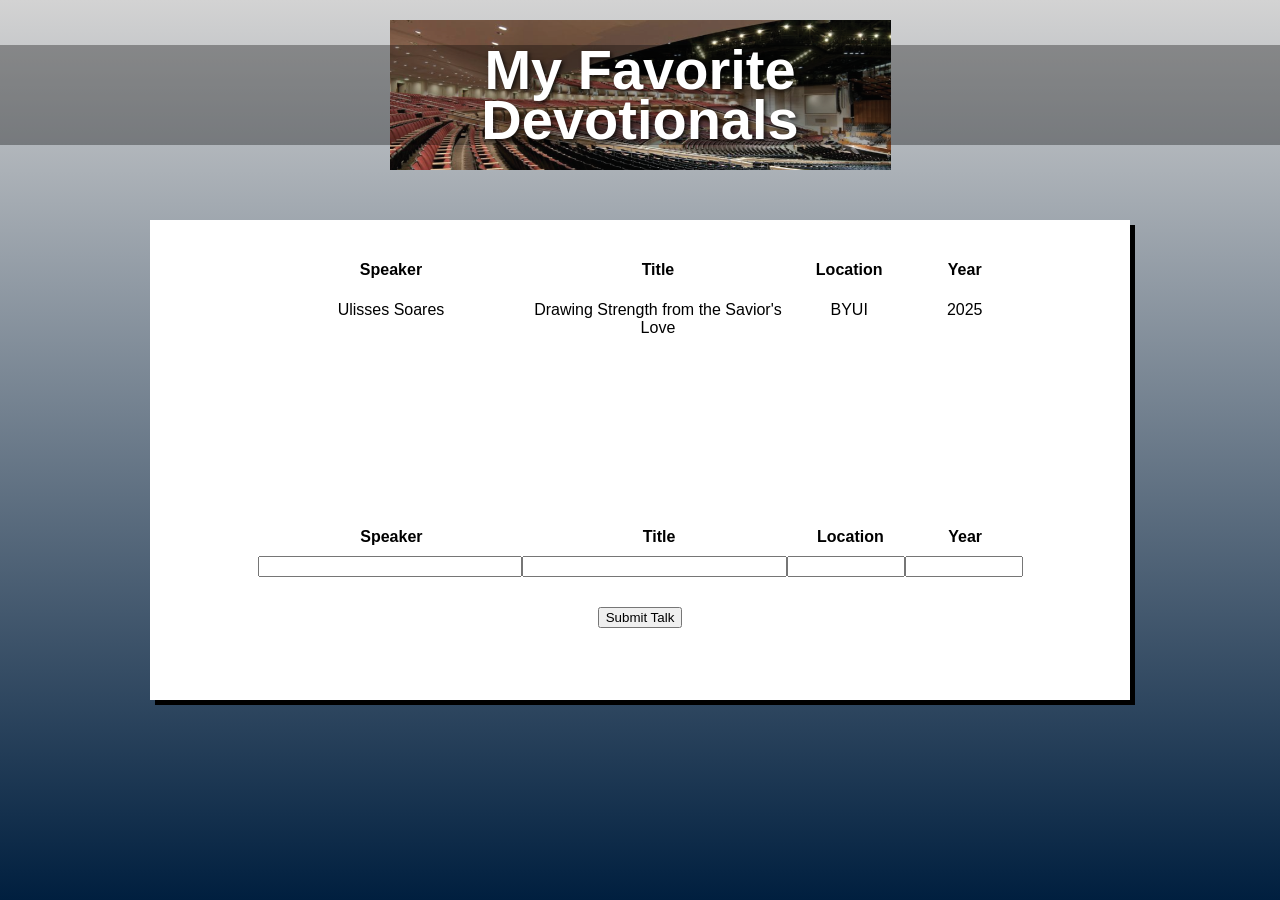
<file: ice/favorite_devo/favdevo.html>
<!DOCTYPE html>
<html lang="en">
<head>
  <meta charset="UTF-8" />
  <meta name="viewport" content="width=device-width, initial-scale=1.0"/>
  <title>My Favorite Devotionals</title>
  <link rel="stylesheet" href="styles/styles.css" />
</head>
<body>
  <div class="container">
    <header class="header">
      <div class="header-image">
        <h1>My Favorite<br>Devotionals</h1>
      </div>
    </header>
    <main>
      <div class="content-box">
        <!-- Add your devotional content here -->
         <table id="favorites">
          <thead>
            <th style="width: 35%;">Speaker</th>
            <th style="width: 35%;">Title</th>
            <th style="width: 15%;">Location</th>
            <th style="width: 15%;">Year</th>
          </thead>
          <tr>
            <td style="width: 35%;">Ulisses Soares</td>
            <td style="width: 35%;">Drawing Strength from the Savior's Love</td>
            <td style="width: 15%;">BYUI</td>
            <td style="width: 15%;">2025</td>
         </tr>
         </table>
         <form class="talk-input" action="Submit">
          <div class="form-row-headers">
            <label for="speaker" style="width: 35%;">Speaker</label>
            <label for="title" style="width: 35%;">Title</label>
            <label for="location" style="width: 15%;">Location</label>
            <label for="year" style="width: 15%;">Year</label>
          </div>

          <div class="form-row-inputs">
            <input type="sname" id="sname" name="sname" style="width: 35%;">
            <input type="title" id="title" name="title" style="width: 35%;">
            <input type="location" id="loc" name="loc" style="width: 15%;">
            <input type="year" id="year" name="year" style="width: 15%;">
          </div>

          <div class="form-row-submit">
            <button type="submit">Submit Talk</button>
          </div>
         </form>
      </div>
    </main>
  </div>
</body>
</html>
</file>
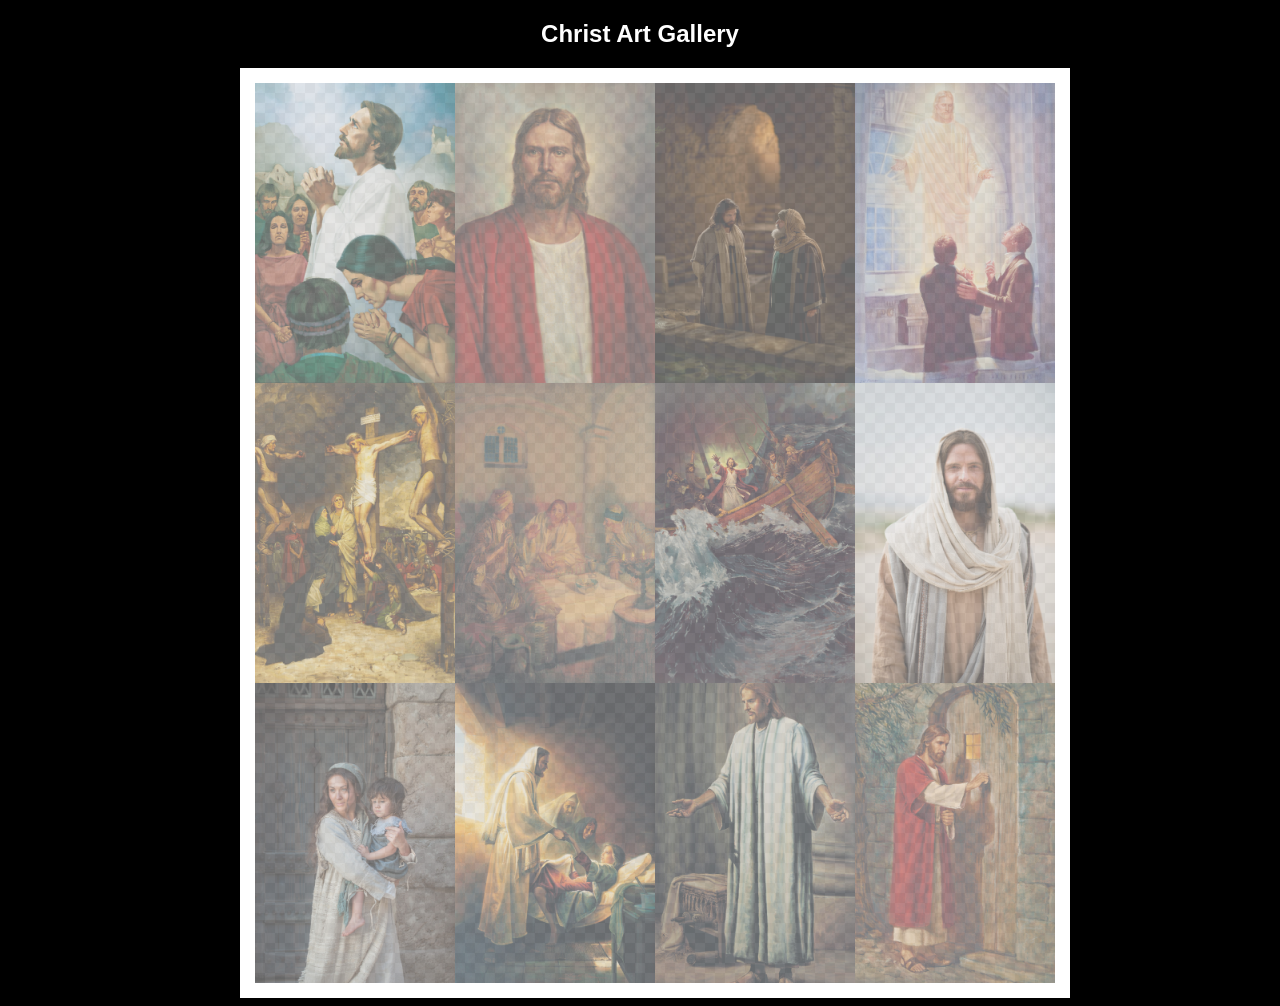
<file: ice/gallery/gallery.html>
<!DOCTYPE html>
<html lang="en">
<head>
    <meta charset="UTF-8">
    <meta name="viewport" content="width=device-width, initial-scale=1.0">
    <title>Images of Christ</title>
    <style>
        body {
            background: black;
        }
        #wrapper{
            width: 800px;
            margin: 0 auto;
        }
        nav {
            color: white;
            text-align: center;
            font-family: Haettenschweiler, 'Arial Narrow Bold', sans-serif;
        }
        #gallery{
            display: grid;
            grid-template-columns: 200px 200px 200px 200px;
            border: 15px solid rgb(255, 255, 255);
            width: 100%;
            background-color: #ddd;
            background-image:
                linear-gradient(45deg, #ccc 26%, transparent 26%), 
                linear-gradient(135deg, #ccc 26%, transparent 26%),
                linear-gradient(45deg, transparent 75%, #ccc 75%),
                linear-gradient(135deg, transparent 75%, #ccc 75%);
            background-size: 20px 20px; /* Must be a square */
            background-position: 0 0, 10px 0, 10px -10px, 0px 10px; 
            
        }
        #gallery a {
            cursor: url('images/christus.png'), pointer;
        }
        #gallery img {
            width: 200px;
            height: 300px;
            opacity:50%;
            display:block;
        }
        #gallery img:hover{
            opacity: 100%;
        }
    </style>
</head>
<body>
    <div id="wrapper">
        <nav>
            <h1>Christ Art Gallery</h1>
        </nav>
        <main>
            <div id="gallery">
                <a href="images/big/img1.png"><img src="images/small/img1.jpg" alt="huge file size" ></a>
                <a href="images/big/img1.png"><img src="images/small/img2.jpg" alt="huge file size" ></a>
                <a href="images/big/img1.png"><img src="images/small/img3.jpg" alt="huge file size" ></a>
                <a href="images/big/img1.png"><img src="images/small/img4.jpg" alt="huge file size" ></a>
                <a href="images/big/img1.png"><img src="images/small/img5.jpg" alt="huge file size" ></a>
                <a href="images/big/img1.png"><img src="images/small/img6.jpg" alt="huge file size" ></a>
                <a href="images/big/img1.png"><img src="images/small/img7.jpg" alt="huge file size" ></a>
                <a href="images/big/img1.png"><img src="images/small/img8.jpg" alt="huge file size" ></a>
                <a href="images/big/img1.png"><img src="images/small/img9.jpg" alt="huge file size" ></a>
                <a href="images/big/img1.png"><img src="images/small/img10.jpg" alt="huge file size" ></a>
                <a href="images/big/img1.png"><img src="images/small/img11.jpg" alt="huge file size" ></a>
                <a href="images/big/img1.png"><img src="images/small/img12.jpg" alt="huge file size" ></a>
            </div>
        </main>
    </div>
</body>
</html>
</file>
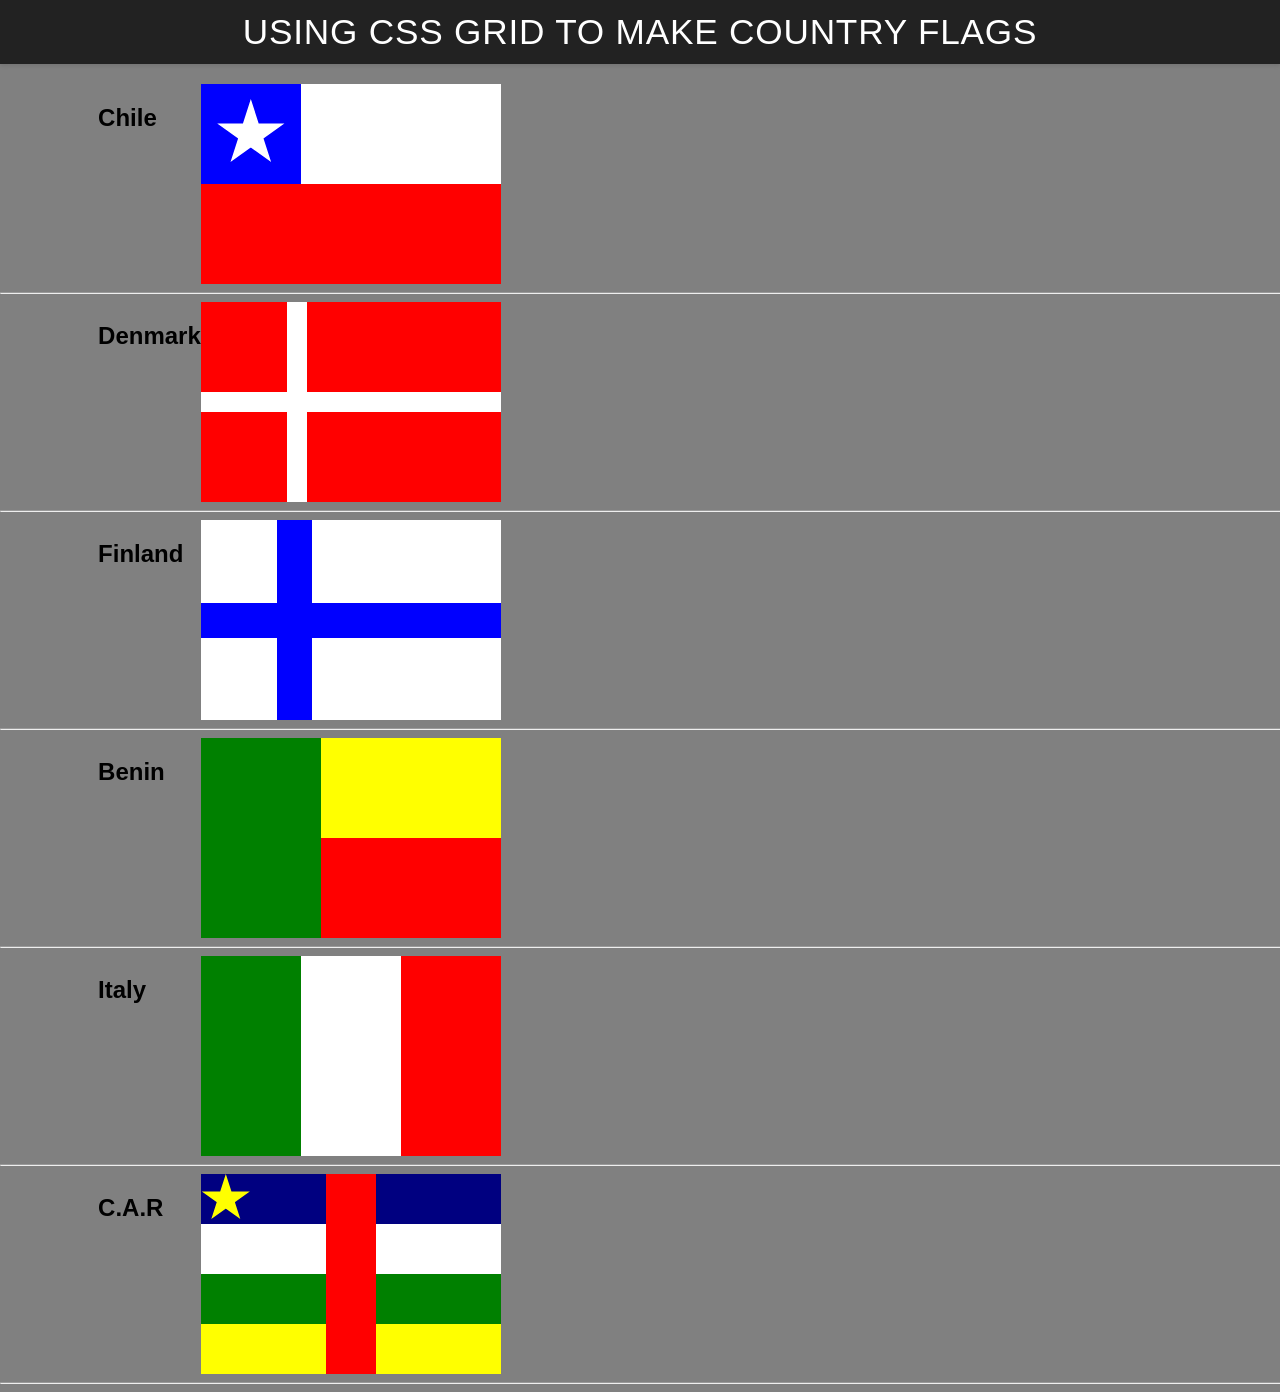
<file: ice/grid_flags/flags.html>
<!DOCTYPE html>
<html lang="en">

<head>
    <meta charset="UTF-8">
    <meta name="viewport" content="width=device-width, initial-scale=1.0">
    <title>Flag</title>
    <style>
        body {
            margin: 0;
            font-family: 'Helvetica Neue', sans-serif;
            background-color: gray;
        }

        header {
            background-color: #222;
            color: #fff;
            padding: 0.75rem 1.5rem;
            display: flex;
            align-items: center;
            justify-content: center;
            font-size: 1.1rem;
            letter-spacing: 0.05rem;
            text-transform: uppercase;
            box-shadow: 0 2px 4px rgba(0, 0, 0, 0.1);
        }

        header h1 {
            margin: 0;
            font-weight: 400;
        }
        main {
            display: grid;
            grid-template-columns: .1fr .1fr 1fr .1fr;
            margin-top: 20px;
        }
        hr {
            width: 100%;
            grid-column: 1 / 5;
        }
        h2 {
            grid-column: 2/3;
        }

        #blue {
            background: blue;
            grid-column: 1 / 2;
            display: grid;
            align-items: center;
            justify-items: center;
        }

        #white {
            background: white;
            grid-column: 2 / 4;
        }

        #red {
            background: red;
            grid-column: 1 / 4;
        }

        #chile {
            display: grid;
            grid-template-columns: 1fr 1fr 1fr;
            grid-template-rows: 1fr 1fr;
            height: 200px;
            width: 300px;
        }

        .star {
            width: 70px;
            aspect-ratio: 1;
            background: white;
            clip-path: polygon(50% 0, 79% 90%, 2% 35%, 98% 35%, 21% 90%);
        }

        #denmark {
            display: grid;
            grid-template-columns: 1fr 1fr 1fr;
            grid-template-rows: 1fr 1fr;
            height: 200px;
            width: 300px;
            background: white;
            gap: 20px;
        }

        #dred1 {
            background: red;
            grid-column: 1 / 2;
            grid-row: 1 / 2;

        }

        #dred2 {
            background: red;
            grid-column: 2 / 4;
            grid-row: 1 / 2;
            
        }

        #dred3 {
            background: red;
            grid-column: 1 / 2;
            grid-row: 2 / 3;
        }

        #dred4 {
            background: red;
            grid-column: 2 / 4;
            grid-row: 2 / 3;
            
        }

        #finland {
            display: grid;
            grid-template-columns: 1fr 1fr 1fr;
            grid-template-rows: 1fr 1fr;
            height: 200px;
            width: 300px;
            background: blue;
            gap: 35px;
        }

        #fwhite1 {
            background: white;
            grid-column: 1 / 2;
            grid-row: 1 / 2;

        }

        #fwhite2 {
            background: white;
            grid-column: 2 / 4;
            grid-row: 1 / 2;
            
        }

        #fwhite3 {
            background: white;
            grid-column: 1 / 2;
            grid-row: 2 / 3;
        }

        #fwhite4 {
            background: white;
            grid-column: 2 / 4;
            grid-row: 2 / 3;
        }

        #benin {
            display: grid;
            grid-template-columns: 2fr 3fr;
            grid-template-rows: 1fr 1fr;
            height: 200px;
            width: 300px;
        }

        #bgreen{
            background: green;
            grid-column: 1 / 2;
            grid-row: 1 / 3;
        }

        #byellow{
            background: yellow;
            grid-column: 2 / 3;
            grid-row: 1 / 2;
        }

        #bred{
            background: red;
            grid-column: 2 / 3;
            grid-row: 2 / 3;

        }

        #italy {
            display: grid;
            grid-template-columns: 1fr 1fr 1fr;
            height: 200px;
            width: 300px;
            background: white;
        }

        #igreen {
            background: green;
            grid-column: 1 / 2;
        }

        #ired {
            background: red;
            grid-column: 3 / 4;
        }

        #car {
            display: grid;
            background: red;
            grid-template-columns: 1fr 1fr;
            grid-template-rows: 1fr 1fr 1fr 1fr;
            height: 200px;
            width: 300px;
            column-gap: 50px;
        }

        #cblue {
            background: navy;
            grid-column: 1 / 2;
            grid-row: 1 / 2;
        }

        .cstar {
            width: 50px;
            aspect-ratio: 1;
            background: yellow;
            clip-path: polygon(50% 0, 79% 90%, 2% 35%, 98% 35%, 21% 90%);

        }

         #cblue2 {
            background: navy;
            grid-column: 2 / 3;
            grid-row: 1 / 2;
        }

        #cwhite {
            background: white;
            grid-column: 1 / 2;
            grid-row: 2 / 3;
        }

        #cwhite2 {
            background: white;
            grid-column: 2 / 3;
            grid-row: 2 / 3;
        }

        #cgreen {
            background: green;
            grid-column: 1 / 2;
            grid-row: 3 / 4;
        }

        #cgreen2 {
            background: green;
            grid-column: 2 / 3;
            grid-row: 3 / 4;
        }

        #cyellow {
            background: yellow;
            grid-column: 1 / 2;
            grid-row: 4 / 5;
        }

        #cyellow2 {
            background: yellow;
            grid-column: 2 / 3;
            grid-row: 4 / 5;
        }


    </style>
</head>

<body>
    <header>
        <h1>Using CSS Grid to make Country Flags</h1>
    </header>
    <main>
        <h2>Chile</h2>
        <div id="chile">
            <div id="blue">
                <div class="star"></div>
            </div>
            <div id="white"></div>
            <div id="red"></div>
        </div>
        <hr>

        <h2>Denmark</h2>
        <div id="denmark">
            <div id="dred1"></div>
            <div id="dred2"></div>
            <div id="dred3"></div>
            <div id="dred4"></div>
        </div>
        <hr>

        <h2>Finland</h2>
        <div id="finland">
            <div id="fwhite1"></div>
            <div id="fwhite2"></div>
            <div id="fwhite3"></div>
            <div id="fwhite4"></div>
        </div>
        <hr>

        <h2>Benin</h2>
        <div id="benin">
            <div id="bgreen"></div>
            <div id="byellow"></div>
            <div id="bred"></div>
        </div>
        <hr>

        <h2>Italy</h2>
        <div id="italy">
            <div id="igreen"></div>
            <div id="ired"></div>
        </div>
        <hr>

        <h2>C.A.R</h2>
        <div id="car">
            <div id="cblue">
                <div class="cstar"></div>
            </div>
            <div id="cblue2"></div>
            <div id="cwhite"></div>
            <div id="cwhite2"></div>
            <div id="cgreen"></div>
            <div id="cgreen2"></div>
            <div id="cyellow"></div>
            <div id="cyellow2"></div>
        </div>
        <hr>
        
    </main>
</body>

</html>
</file>
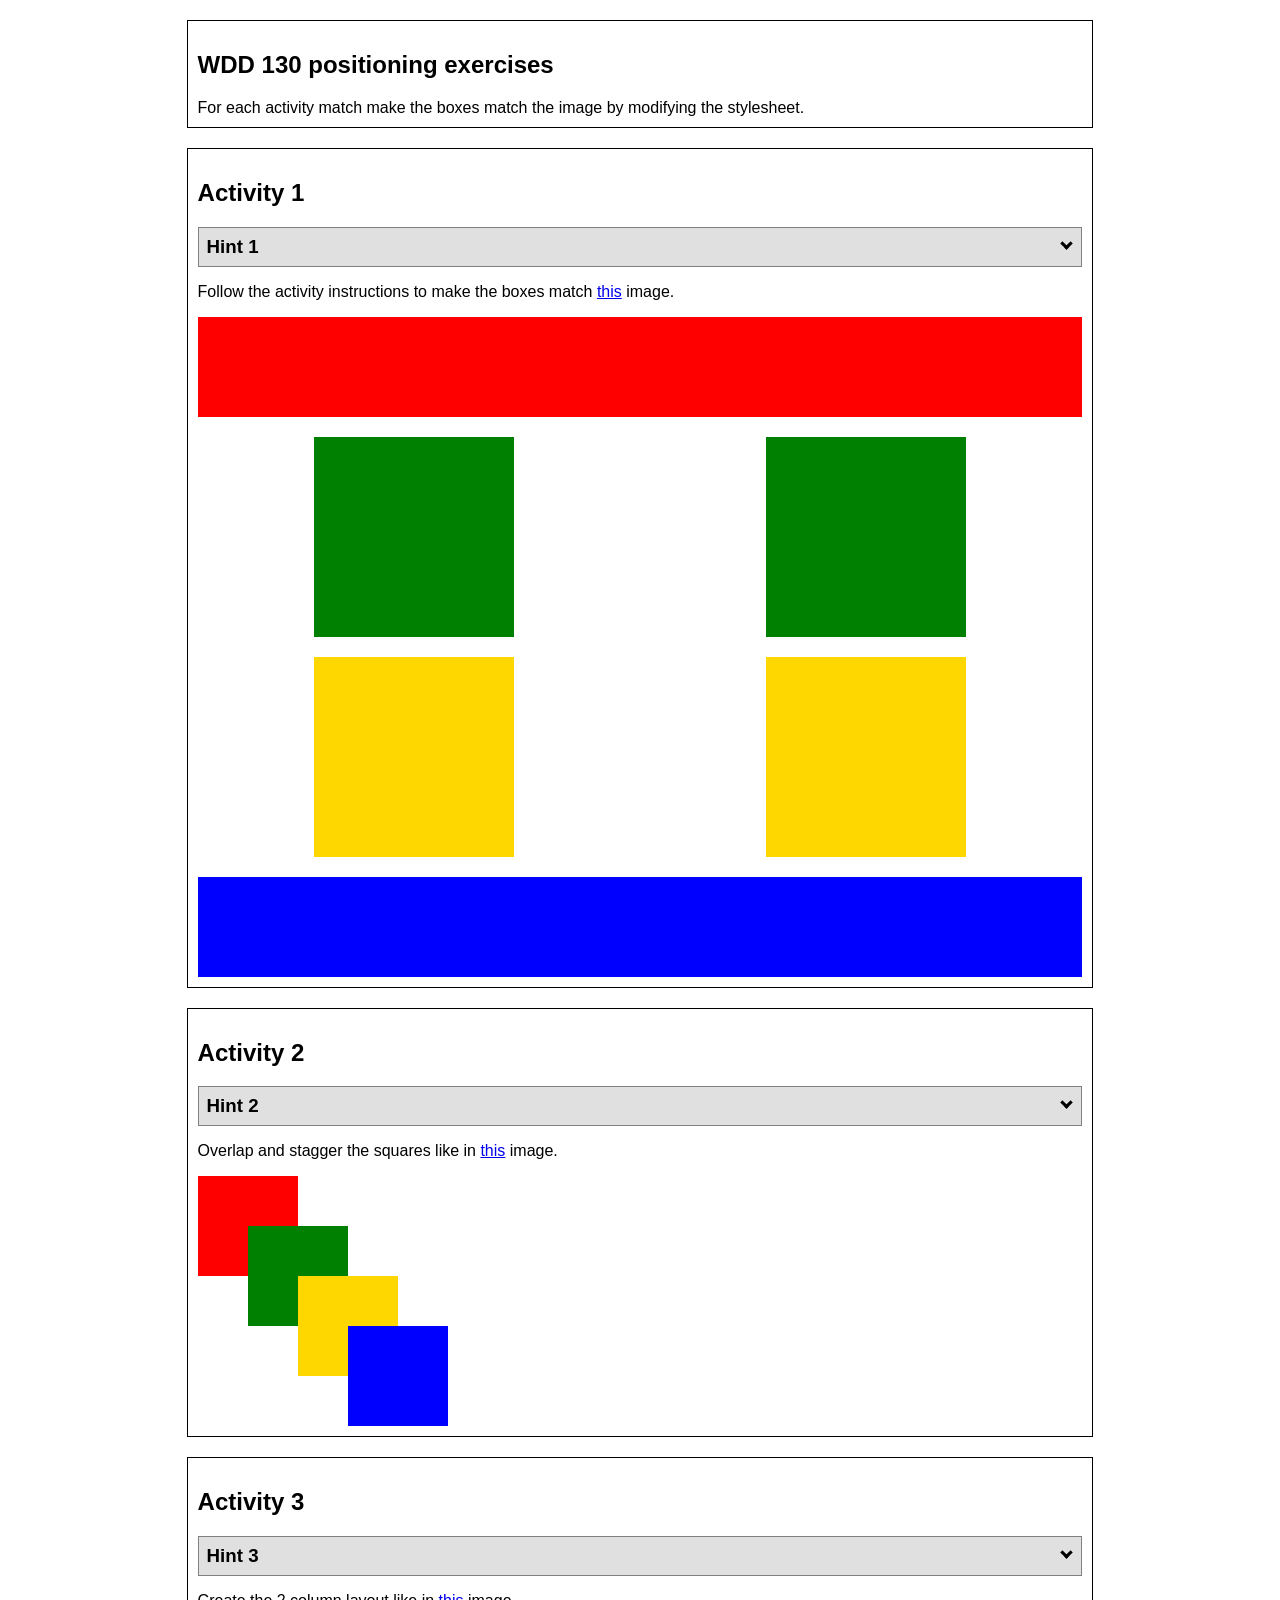
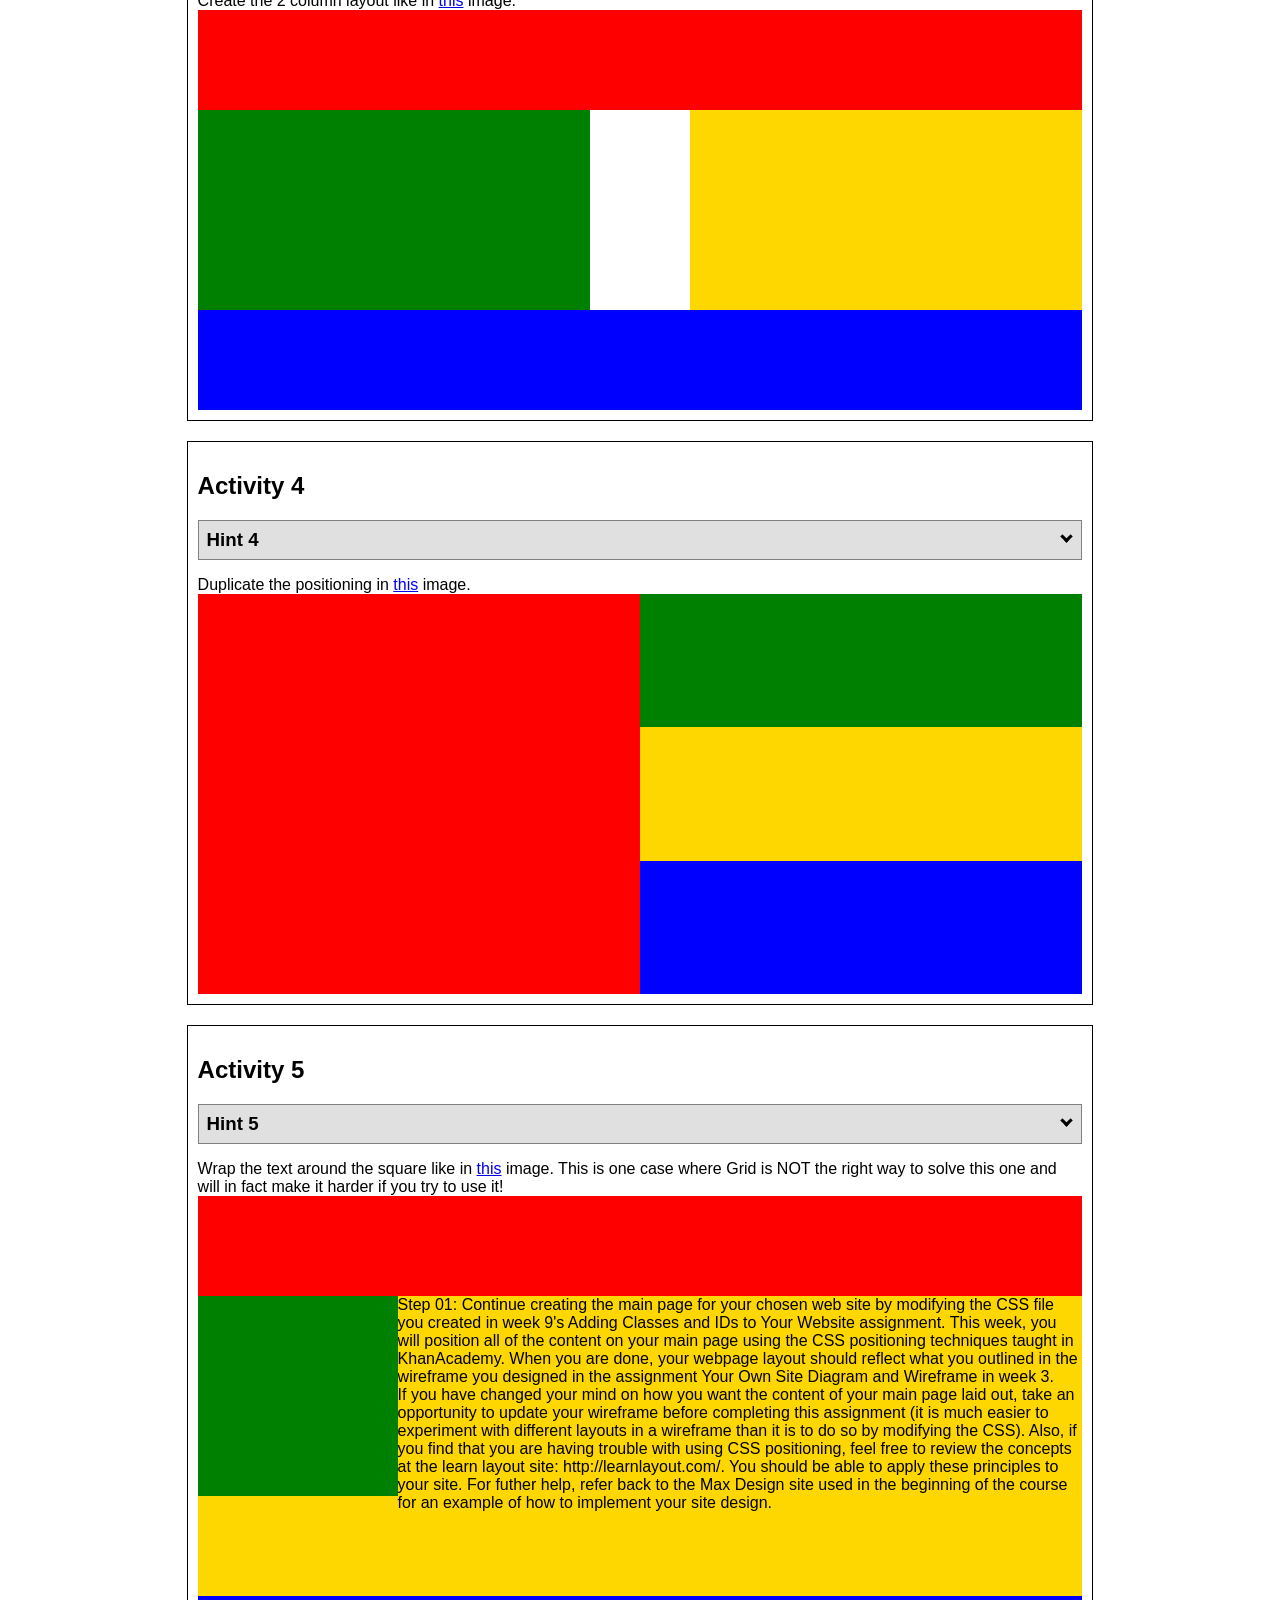
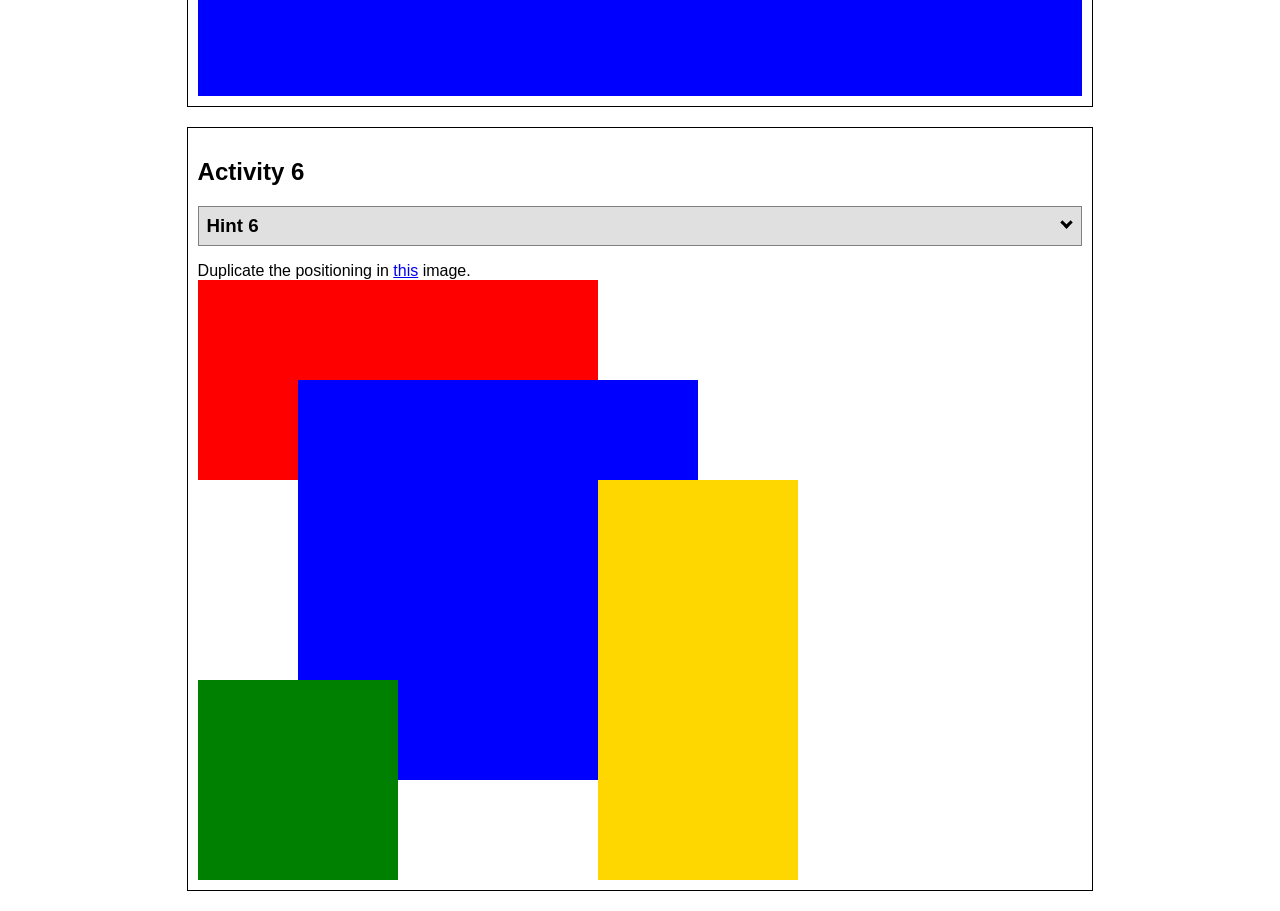
<file: ice/positioning/positioning.html>
<!DOCTYPE html>
<html lang="en">
  <head>
    <!-- HTML - Name: positioning.html -->
    <title>Positioning Activity</title>
    <link rel="stylesheet" type="text/css" href="positionstyles.css" />
  </head>
  <body>
    <div class="activity">
      <h2>WDD 130 positioning exercises</h2>
      For each activity match make the boxes match the image by modifying the stylesheet.</div>
    <div class="activity">
      <h2>Activity 1</h2>
      <section class="hint"><input type="checkbox" ><i></i> <h3>Hint 1</h3><div><p>Use the activity instructions for the firt activity</a></p></div></section>
      <p>Follow the activity instructions to make the boxes match  <a href="images/example1.png" target="_blank">this</a> image.</p>
      <div class="content1" >
        <div class="red1" ></div>
        <div class="green1" ></div>
        <div class="green1" ></div>
        <div class="yellow1"></div>
        <div class="yellow1"></div>
        <div class="blue1"></div>
      </div>
    </div>
    <div class="activity">
      <h2>Activity 2</h2>
      <section class="hint"><input type="checkbox" > <h3>Hint 2</h3><i></i><div>
      <ul>
      <li>grid-template-columns: 50px 50px 50px 50px 50px </li></ul></div></section>
      <p>Overlap and stagger the squares like in <a href="images/example2.png" target="_blank">this</a> image.</p>
      <div class="content2" >
        <div class="red2" ></div>
        <div class="green2" ></div>
        <div class="yellow2"></div>
        <div class="blue2"></div>
      </div>
    </div>
    <div class="activity">
      <h2>Activity 3</h2>
      <section class="hint"><input type="checkbox" > <h3>Hint 3</h3><i></i><div><p>This one is going to be best solved with CSS Grid. Remember to make the boxes the right width first...then start moving them around. </p><h4>Properties used:</h4><ul><li>display:grid;</li><li>grid-template-columns:</li><li>grid-column-gap:</li>
        <li>grid-column:</li>  </ul></div></section>
      Create the 2 column layout like in <a href="images/example3.png" target="_blank">this</a>  image.
      <div class="content3" >
        <div class="red3" ></div>
        <div class="green3" ></div>
        <div class="yellow3"></div>
        <div class="blue3"></div>
      </div>
    </div>
    <div class="activity">
      <h2>Activity 4</h2>
      <section class="hint"><input type="checkbox" > <h3>Hint 4</h3><i></i><div><p>For the others we have been primarily concerned with width. For this one you will need to adjust height as well. </p><h4>Properties used:</h4><ul><li>display:grid;</li><li>grid-template-columns:</li><li>grid-row:</li></ul></div></section>
      Duplicate the positioning in <a href="images/example4.png" target="_blank">this</a> image. 
      <div class="content4" >
        <div class="red4" ></div>
        <div class="green4" ></div>
        <div class="yellow4"></div>
        <div class="blue4"></div>
      </div>
    </div>

    <div class="activity">
      <h2>Activity 5</h2>
      <section class="hint"><input type="checkbox" > <h3>Hint 5</h3><i></i><div><p>Grid is <strong>not</strong> the right way to do this.  In fact there is only one way to really do that...and that is with float. Remember that we float the thing we want the text to wrap around.  Also remember to start by making all the shapes the right size and shape.</p><h4>Properties used:</h4><ul><li>float: left;</li></ul></div></section>
      Wrap the text around the square like in <a href="images/example5.png" target="_blank">this</a> image. This is one case where Grid is NOT the right way to solve this one and will in fact make it harder if you try to use it!
      <div class="content5" >
        <div class="red5" ></div>
        <div class="green5" ></div>
        <div class="yellow5">Step 01: Continue creating the main page for your chosen web site by modifying the CSS file you created in week 9's Adding Classes and IDs to Your Website assignment. This week, you will position all of the content on your main page using the CSS positioning techniques taught in KhanAcademy. When you are done, your webpage layout should reflect what you outlined in the wireframe you designed in the assignment Your Own Site Diagram and Wireframe in week 3. <br />
          If you have changed your mind on how you want the content of your main page laid out, take an opportunity to update your wireframe before completing this assignment (it is much easier to experiment with different layouts in a wireframe than it is to do so by modifying the CSS). Also, if you find that you are having trouble with using CSS positioning, feel free to review the concepts at the learn layout site: http://learnlayout.com/. You should be able to apply these principles to your site. For futher help, refer back to the Max Design site used in the beginning of the course for an example of how to implement your site design.</div>
        <div class="blue5"></div>
      </div>
    </div>
    <div class="activity">
      <h2>Activity 6</h2>
      <section class="hint"><input type="checkbox" > <h3>Hint 6</h3><i></i><div><p>This one is all about visualizing the grid behind the layout. If you are having a hard time doing that first: all the sizes are even multiples of 100, and second here is another example with the lines drawn: <a href="images/example6-hint.png" target="_blank">example 6 with lines</a>. For this one you will find it easiest if you use px for the column width. You can also use <kbd>z-index</kbd> to control the element layering.    </p><h4>Properties used:</h4><ul><li>display:grid;</li><li>grid-template-columns:</li><li>grid-column:</li><li>grid-row:</li><li><a href="https://www.w3schools.com/cssref/pr_pos_z-index.asp" target="_blank">z-index:</a></li></ul></div></section>
      Duplicate the positioning in <a href="images/example6.png" target="_blank">this</a> image.
      <div class="content6" >
        <div class="red6" ></div>
        <div class="green6" ></div>
        <div class="yellow6"></div>
        <div class="blue6"></div>
      </div>
    </div>
  </body>
</html>
</file>
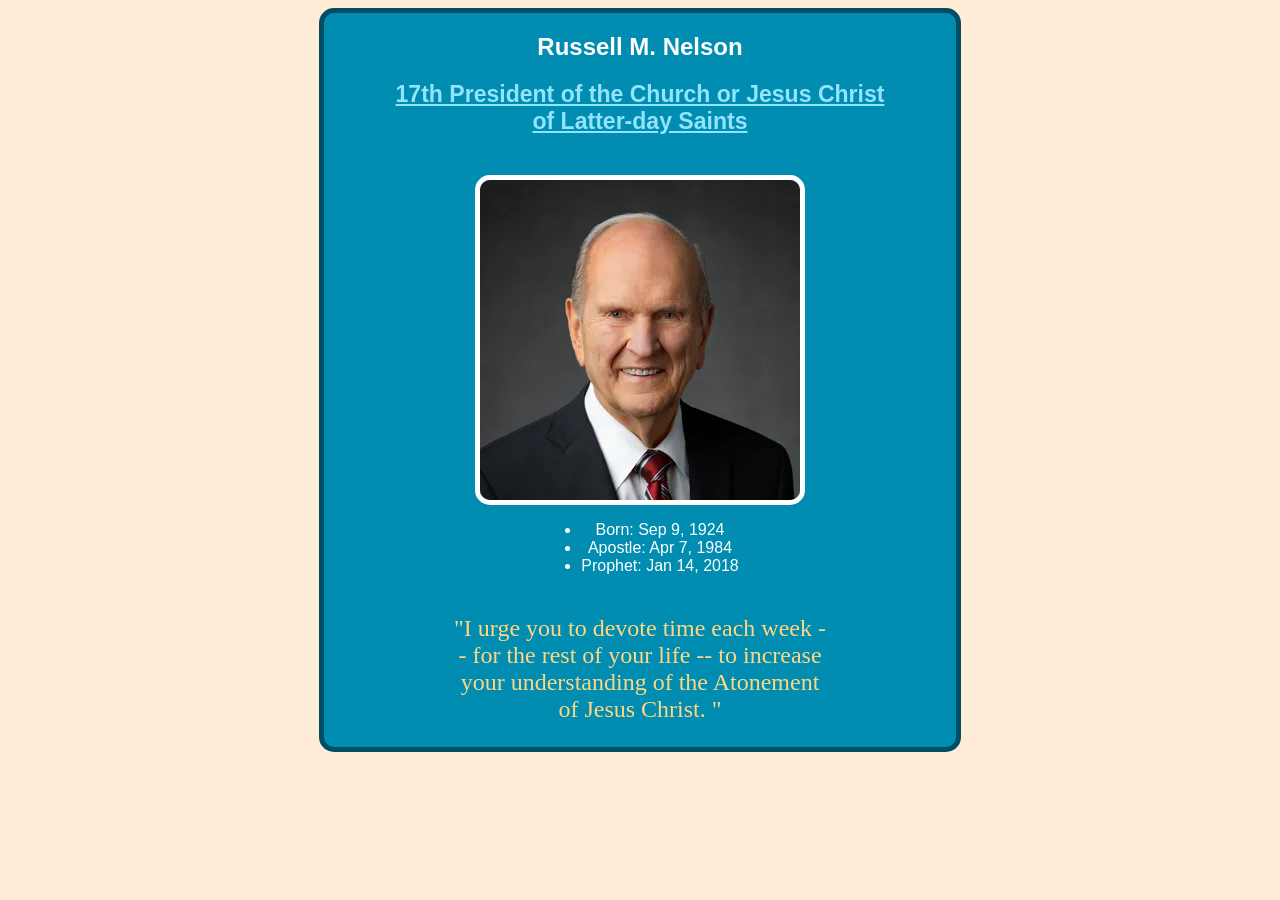
<file: ice/prophet_cards/nelson.html>
<!DOCTYPE html>
<html lang="en">
<head>
    <meta charset="UTF-8">
    <meta name="viewport" content="width=device-width, initial-scale=1.0">
    <title>Russell M. Nelson</title>
    <style>
        /* Insert styles here, this is called an internal stylesheet  */
        body {
            background: #FFECD7;
        }

        body #prophet_card {
            display: flex;
            margin: auto;
            background: #008DB1;
            border: 5px solid #004E63;
            border-radius: 15px;
            flex-direction: column;
            align-items: center;
            width: 50%;
        }

        #prophet_card img{
            border: 5px solid white;
            border-radius: 15px;
        }

        h1 {
            color: #FFFFFE;
            font-family: Helvetica;
            text-align: center;
        }

        a, h2 {
            margin: auto;
            padding-bottom: 20px;
            color: #91E4FB;
            font-family: Helvetica;
            font-size: 1.2em;
            width: 90%;
            text-align: center;
        }

        #information {
            color: #FFFFFE;
            font-family: Helvetica;
            text-align: center;
        }

        #quote {
            color: #FFD783;
            font-family: 'Brush Script MT';
            font-size: 1.5em;
            width: 60%;
            text-align: center;
        }
    </style>
</head>
<body>
    <section id="prophet_card">
        <h1 id="name">Russell M. Nelson</h1>
        <a href="churchofjesuschrist.org">
        <h2 id="subtitle">17th President of the Church or Jesus Christ of Latter-day Saints</h2>
        </a>
        <img src="images/russell_nelson.png" alt="President Nelson">
        <ul id="information">
            <li>Born: Sep 9, 1924</li>
            <li>Apostle: Apr 7, 1984</li>
            <li>Prophet: Jan 14, 2018</li>
        </ul>
        <p id="quote">"I urge you to devote time each week -- 
            for the rest of your life -- to increase 
            your understanding of the Atonement of 
            Jesus Christ. "</p>
    </section>
</body>
</html>
</file>
<file: style.css>
@import url('https://fonts.googleapis.com/css2?family=Rubik:ital,wght@0,300..900;1,300..900&display=swap');

:root {
    --primary-color: #FAF2E9;
    --secondary-color: #2E4045;
    --accent1-color: #BCD1AA;
    --accent2-color: #838D89;
    --accent3-color: #F3F0E1;

    --heading-font: "Rubik";
    --paragraph-font: Rubik, sans-serif;
}

body {
    margin: 0;
    background-color: #FAF2E9;
    font-family: var(--paragraph-font);
}

.site-header {
    display: flex;
    justify-content: center;
    align-items: center;
    height: 100px;
    padding-bottom: 15px;
    border-bottom: 2.5px outset #BCD1AA;
}

.logo-container {
    display: flex;
    justify-content: center;
    align-items: center;
    margin-right: auto;
    margin-left: 15px;
    margin-top: 15px;
    width: 75px;
    height: 75px;
    border-radius: 50%;
}

#logo {
    width: 65px;
    height: 65px;
    border-radius: 50%;
}

#logo:hover {
    transform: scale(1.075);
    box-shadow: 0 0 15px var(--secondary-color);
}

.letter-logo-container {
    margin-top: 12px;
}

#letter-logo {
    border-radius: 30px;
    border: .1px solid var(--secondary-color);
    border-bottom: 3px solid var(--secondary-color);
}

#letter-logo:hover {
    transform: scale(1.05  );
    box-shadow: 0 0 15px var(--secondary-color);
}

.site-header .spacer {
    margin-left: auto;
    width: 75px;
    visibility: hidden;
}

.introduction {
    width: 100%;
    height: 750px;
    display: flex;
    align-items: center;
    text-align: center;
    gap: 30px;
    border-bottom: 2.5px outset #BCD1AA;
    background-color: var(--accent3-color);
}

.introduction .image-container img {
    border-radius: 20%;
    height: 90%;
}

.introduction .image-container  {
    margin-top: 20px;
    width: 50%;
}

.introduction .text-container {
    text-align: center;
    margin-top: 20px;
    width: 50%;

}

.introduction .text-container p {
    color: var(--secondary-color);
}

.introduction h1 {
    color: var(--secondary-color);
}

.navigation-menu {
    text-align: center;
    color: var(--secondary-color);
    margin-bottom: 50px;
}

.navigation-grid {
    margin-top: 20px;
    
    display: grid;
    text-align: center;
    grid-template-columns: repeat(4, 1fr);
    justify-content: center;
}

.navigation-grid img {
    border-radius: 20px;
    width: 230px;
    height: 230px;
}

.navigation-grid a {
    color: #BCD1AA;
    text-decoration: none;
}

.navigation-grid a:visited {
    color: #BCD1AA;
    text-decoration: none;
}

.navigation-grid .about-me {
    grid-column: 1 / span 1;
    text-align: center;
    margin: 1rem auto;
    width: 250px;
    height: 250px;
    perspective: 1000px;
    cursor: pointer;
    font-size: 1.em;
}

.navigation-grid .wwr {
    grid-column: 2 / span 1;
    text-align: center;
    margin: 1rem auto;
    width: 250px;
    height: 250px;
    perspective: 1000px;
    cursor: pointer;
    font-size: 1.5em;
}

.navigation-grid .ICE {
    grid-column: 3 / span 1;
    text-align: center;
    margin: 1rem auto;
    width: 250px;
    height: 250px;
    perspective: 1000px;
    cursor: pointer;
    font-size: 1.5em;
}

.navigation-grid .report {
    grid-column: 4 / span 1;
    text-align: center;
    margin: 1rem auto;
    width: 250px;
    height: 250px;
    perspective: 1000px;
    cursor: pointer;
    font-size: 1.5em;
}


.inner {
    position: relative;
    width: 100%;
    height: 100%;
    transition: transform 0.6s;
    transform-style: preserve-3d;
}

.about-me:hover .inner,
.wwr:hover .inner,
.ICE:hover .inner,
.report:hover .inner  {
    transform: rotateY(180deg);
}

.inner .front-side,
.inner .back-side {
    position: absolute;
    width: 250px;
    height: 250px;
    backface-visibility: hidden;
    display: flex;
    align-items: center;
    justify-content: center;
    border-radius: 30px;
}

.front-side {
    background: var(--accent1-color);
    border:  2px solid var(--secondary-color);

}

.back-side {
    background: var(--secondary-color);
    color: var(--accent1-color);
    transform: rotateY(180deg);
}

.site-footer {
    display: flex;
    justify-content: center;
    align-items: center;
    color: var(--secondary-color);
    height: 100px;
    margin-top: 50px;;
    border-top: 2.5px inset #BCD1AA;
}

.site-footer .spacer {
    visibility: hidden;
    width: 300px;
    margin-right: auto;

}

.site-footer .text-container {
    font-size: 1.025em;
    font-weight: bold;
    
}

.site-footer .socials-container {
    display: flex;
    justify-content: center;
    gap: 10px;
    width: 300px;
    margin-left: auto;
}

.instagram img,
.github img,
.linkedin img{
    width: 75px;
    height: 75px;
    border-radius: 20px;
}

.instagram img:hover,
.github img:hover,
.linkedin img:hover {
    transform: scale(1.075);
    box-shadow: 0 0 15px var(--secondary-color);
}
</file>
<file: ice/halloween/styles/styles.css>
/* Add your CSS here to style your halloween page */
@import url('https://fonts.googleapis.com/css2?family=Rubik:ital,wght@0,300..900;1,300..900&display=swap');

:root {
    --primary-color: #050404;
    --secondary-color: #f7ae5bdc;
    --accent1-color: #2E1C2B;
    --accent2-color: #4A1942;
    --accent3-color: #c13a8e;

    --heading-font: "Rubik";
    --paragraph-font: Rubik, sans-serif;
}

body {
    display: flex;
    margin: 0;
    justify-content: center;
    font-family: var(--paragraph-font);
    background-color: var(--primary-color);
}

img {
    display: flex;
    box-shadow: 0px 20px 10px var(--primary-color) inset;
    border-radius: 10px;
    margin: auto;
}

h1, h2 {
    color: var(--accent3-color);
    text-align: center;
}

h1 {
    flex-basis: 100%;
}

section p {
    margin: auto;
    color: var(--secondary-color);
    text-align: center;
    width: 350px;
}

header {
    display: flex;
    margin: auto;
    align-items: center;
    justify-content: center;
    background-color: var(--accent2-color);
    height: 50px;
    width: 100%;
    border-radius: 20px;
}

header nav {
    margin: 0%;
    width: 90%;
}

ul {
    display: flex;
    margin: 0%;
    list-style: none;
    flex-direction: row;
    justify-content: space-between;
    font-size: 1.5em;  
}

li {
    padding: 5px 10px;
    font-weight: bold;
}

li:hover {
    background-color: var(--accent1-color);
    border-radius: 10px;
}

#wrapper {
    margin-top: 50px;
    margin-bottom: 50px;
    color: var(--secondary-color);
    background-color: #050404;
    border-radius: 20px;
    height: 70%;
    width: 90%;
    position: relative;
}

@property --angle{
    syntax: "<angle>";
    initial-value: 0deg;
    inherits: false;
}

#wrapper::after, #wrapper::before{
    content: '';
    position: absolute;
    height: 100%;
    width: 100%;
    top: 50%;
    left: 50%;
    translate: -50% -50%;
    z-index: -1;
    padding: 15px;
    border-radius: 20px;
    background-image: conic-gradient(from var(--angle),  var(--secondary-color), var(--accent3-color), var(--accent2-color), var(--accent1-color), var(--secondary-color));
    animation: 3s spin linear infinite;
}

#wrapper::before{
    filter: blur(1.5rem);
    opacity: .8;
}

@keyframes spin{
    from{
        --angle: 0deg;
    }
    to{
        --angle: 360deg;
    }
}


main {
    display: flex;
    margin: auto;
    flex-direction: column;
}

footer {
    text-align: center;
    margin-top: 30px;
    margin-bottom: 20px;
    color: #c13a8e;

}
</file>
<file: wwr/styles/style.css>
@import url("https://fonts.googleapis.com/css2?family=Quicksand:wght@300..700&display=swap");

:root{
      /* change the values below to your colors from your palette */
  --primary-color: #22577A   ;
  --secondary-color: #38A3A5 ;
  --accent1-color: #57CC99;
  --accent2-color: #80ED99;
  --accent3-color: #C7F9CC;

  /* change the values below to your chosen font(s) */
  --heading-font: "Quicksand";
  --paragraph-font: Quicksand, sans-serif;

  /* these colors below should be chosen from among your palette colors above */
  --headline-color-on-white: #22577A;  /* headlines on a white background */ 
  --headline-color-on-color: #C7F9CC; /* headlines on a colored background */ 
  --paragraph-color-on-white: #22577A; /* paragraph text on a white background */ 
  --paragraph-color-on-color: #C7F9CC; /* paragraph text on a colored background */ 
  --paragraph-background-color: #22577A  ;
  --nav-link-color: #C7F9CC;
  --nav-background-color: #22577A;
  --nav-hover-link-color: #C7F9CC;
  --nav-hover-background-color: #22577A;
}

#content {
    max-width: 1600px;
    margin: 0 auto;
}

#logo-link {
    padding-top: 5px;
    justify-self: center;
    align-self: center;
}

nav {
    display: flex;
    justify-content: space-around;
}

nav a {
    text-align: center;
    color: #C7F9CC;
    text-decoration: none;
    padding: 35px;
}

nav a:hover {
    color: #C7F9CC;
}

#hero-msg h1, #hero-msg h4 {
    text-align: center;
}

#hero {
    display: grid;
    grid-template-columns: 1fr 3fr 1fr;
    margin-top: -100px;
}

#hero-box {
    text-align: center;
    grid-column: 1/4;
    grid-row: 1/3;
    z-index: -1;
}

#hero-msg h4 {
    color: white;
}

#hero-img {
    width: 100%;
    grid-column: 2/3;
    grid-row: 1/2;
    margin-top: 100px;
}

.button-box {
    text-align: center;
}

main .home-grid {
    display: grid;
    grid-template-columns: repeat(10, 1fr);
}

main section {
    text-align: center;
}

main section img {
    box-sizing: border-box;
}

#background {
    height: 725px;
}

body {
    background-color: #22577A;
    margin: 0;
    padding: 0;
}

header {
    background-color: #22577A;
    display: grid;
    grid-template-columns: 150px auto;
}

nav a:hover {
    background-color: #22577A; 
}

.home-title {
    color: #C7F9CC;
    font-family: var(--heading-font);
    font-size: 2em;
    margin-top: 10px;

}

h2 {
    padding: 0;
}

h4 {
    color: #C7F9CC;
}

.book, .join {
    background-color: #22577A; 
    color: var(--accent1-color);
    text-decoration: none;
    font-size: 2em;
    padding: 15px, 30px;
    margin-top: 50px;
    border-radius: 5px;
}

.book:hover, .join:hover {
    background-color: #22577A;
    color: #C7F9CC;
}

#background {
    background-color: #22577A;
    grid-column: 1/11;
    grid-row: 4/9;
}

.msg {
    background-color: #22577A;
    line-height: 1.5em;
    padding: 35px;
    grid-column: 6/10;
    grid-row: 6/7;
    box-shadow: 5px 5px 10px #38A3A5;
}

.msg a {
    color: var(--accent1-color);
}

.msg h2 {
    color: #C7F9CC;
    font-family: var(--heading-font);
}

.msg p {
    color: #C7F9CC;
    font-size: .8em;
    padding-bottom: 15px;
}

footer {
    background-color: #22577A;
    color: #C7F9CC;
    font-size: 1.2em;
    padding: 25px, 50px;
    margin-top: 200px;
    display: flex;
    justify-content: space-around;
    align-items: center;
}

footer a {
    color: #C7F9CC;
    text-decoration: none;
}

footer a:hover {
    color: #C7F9CC;
}

footer .social img {
    padding-top: 15px;
}

.icon {
    width: 80px;
    padding-top: 10px;
}

.card-img {
    border: 10px solid #57CC99;
    width: 100%;
    transition: transform .5s;
    box-shadow: 5px 5px 10px #38A3A5;
}

.card-img:hover {
    opacity: .6;
    transform: scale(1.1);
}

.card-img, .mountains {
    width: 100%;
}

.mountains {
    grid-column: 2/7;
    grid-row: 5/8;
    box-shadow: 5px 5px 10px #38A3A5;
}

.rivers-card, .camping-card, .rapids-card{
    margin: 200px;
}

.rivers-card {
    grid-column: 2/4;
    grid-row: 2/3;  
}

.camping-card {
    grid-column: 5/7;
    grid-row: 2/3;
}

.rapids-card {
    grid-column: 8/10;
    grid-row: 2/3;
}

@media screen and (max-width: 900px) {
    #hero, .home-grid {
        display: block;
        height: auto;
    }
    nav, footer {
        flex-direction: column;
    }
    nav a {
        display: block;
        padding: 15px;
    }
    #hero {
        margin-top: 0;
    }
    #hero-msg {
        margin-top: 0;
    }
    #hero-msg h4 {
        display: none;
    }
    #hero-msg h1 {
        color: #6f7364;
    }
    .home-title {
        font-size: 25px;
    }
    .rivers-card, .camping-card, .rapids-card { 
        margin: 50px auto;
        width: 60%;
    }
    #background {
        display: none;
    }
    .mountains, .msg {
        width: 80%;
        display: block;
        margin: 0 auto;
    }
    footer {
        margin-top: 25px;
    }
}
</file>
<file: about.css>
@import url('https://fonts.googleapis.com/css2?family=Rubik:ital,wght@0,300..900;1,300..900&display=swap');

:root {
    --primary-color: #FAF2E9;
    --secondary-color: #2E4045;
    --accent1-color: #BCD1AA;
    --accent2-color: #838D89;
    --accent3-color: #F3F0E1;

    --heading-font: "Rubik";
    --paragraph-font: Rubik, sans-serif;
}

body {
    margin: 0;
    background-color: #FAF2E9;
    font-family: var(--paragraph-font);
}

.site-header {
    display: flex;
    justify-content: center;
    align-items: center;
    height: 100px;
    padding-bottom: 15px;
    border-bottom: 2.5px outset #BCD1AA;
    background-color: var(--accent3-color);
}

.logo-container {
    display: flex;
    justify-content: start;
    align-items: center;
    margin-right: auto;
    margin-left: 20px;
    margin-top: 15px;
    width: 500px;
    height: 75px;
    border-radius: 50%;
}

#logo {
    width: 65px;
    height: 65px;
    border-radius: 50%;
}

#logo:hover {
    transform: scale(1.075);
    box-shadow: 0 0 15px var(--secondary-color);
}

.letter-logo-container {
    margin-top: 12px;
    margin-left: 15px;
    margin-right: 15px;
}

#letter-logo {
    border-radius: 30px;
    border: .1px solid var(--secondary-color);
    border-bottom: 3px solid var(--secondary-color);
}

#letter-logo:hover {
    transform: scale(1.05  );
    box-shadow: 0 0 15px var(--secondary-color);
}

.buttons-container {
    display: flex;
    justify-content: space-around;
    margin-left: auto;
    margin-right: 25px;
    gap: 25px;
    width: 500px;
}

.wwr, .ice {
    margin-right: 15px;
    margin-top: 15px;
    width: 75px;
    height: 75px;
    border-radius: 20px;
    border: 1px solid var(--secondary-color);
}

.wwr img, .ice img {
    width: 75px;
    height: 75px;
    border-radius: 20px;
}

.wwr img:hover, .ice img:hover {
    transform: scale(1.075);
    box-shadow: 0 0 15px var(--secondary-color);
}

.about-me {
    width: 100%;
    height: 750px;
    display: flex;
    align-items: center;
    justify-content: center;
    text-align: center;
    gap: 30px;
    border-bottom: 2.5px outset #BCD1AA;
    background-color: var(--primary-color);
    color: var(--secondary-color );
}

.about-me .row  {
    display: flex;
    flex-wrap: wrap;
    padding: 0 5px;
}

.about-me .column {
    flex: 50%;
    padding: 0 5px;
}

.image-container .column img {
    margin: 5px;
    height: 300px;
    vertical-align: middle;
    border-radius: 10px;
}

.about-me .text-container {
    text-align: center;
    margin-top: 20px;
    width: 50%;
}

.about-me .text-container p {
    text-align: center;
    color: var(--secondary-color);
    margin-left: auto;
    margin-right: auto;
    width: 80%;
}

.about-me h1 {
    color: var(--secondary-color);
    font-size: 3em;
}

.fun-facts {
    color: var(--secondary-color);
    margin-top: 30px;
    text-align: center;
}

.navigation-menu {
    text-align: center;
    color: var(--secondary-color);
    margin-bottom: 50px;
}

.navigation-grid {
    margin-top: 20px;
    display: grid;
    text-align: center;
    grid-template-columns: repeat(3, 1fr);
    justify-content: center;
}

.navigation-grid h1 {
    font-size: 4em;
    font-weight: bold;
}

.navigation-grid h2 {
    width: 200px;
}

.navigation-grid .fact1 {
    grid-column: 1 / span 1;
    text-align: center;
    margin: 1rem auto;
    width: 250px;
    height: 250px;
    perspective: 1000px;
    cursor: pointer;
}

.navigation-grid .fact2 {
    grid-column: 2 / span 1;
    text-align: center;
    margin: 1rem auto;
    width: 250px;
    height: 250px;
    perspective: 1000px;
    cursor: pointer;
}

.navigation-grid .fact3 {
    grid-column: 3 / span 1;
    text-align: center;
    margin: 1rem auto;
    width: 250px;
    height: 250px;
    perspective: 1000px;
    cursor: pointer;
}

.inner {
    position: relative;
    width: 100%;
    height: 100%;
    transition: transform 0.6s;
    transform-style: preserve-3d;
}

.fact1:hover .inner,
.fact2:hover .inner,
.fact3:hover .inner {
    transform: rotateY(180deg);
}

.inner .front-side,
.inner .back-side {
    position: absolute;
    width: 250px;
    height: 250px;
    backface-visibility: hidden;
    display: flex;
    align-items: center;
    justify-content: center;
    border-radius: 30px;
}

.front-side {
    background: var(--accent1-color);
    border:  2px solid var(--secondary-color);

}

.back-side {
    background: var(--secondary-color);
    color: var(--accent1-color);
    transform: rotateY(180deg);
}

.site-footer {
    background-color: var(--accent3-color);
    display: flex;
    justify-content: center;
    align-items: center;
    color: var(--secondary-color);
    height: 100px;
    margin-top: 50px;;
    border-top: 2.5px inset #BCD1AA;
}

.site-footer .spacer {
    visibility: hidden;
    width: 300px;
    margin-right: auto;

}

.site-footer .text-container {
    font-size: 1.025em;
    font-weight: bold;
    
}

.site-footer .socials-container {
    display: flex;
    justify-content: center;
    gap: 10px;
    width: 300px;
    margin-left: auto;
}

.instagram img,
.github img,
.linkedin img{
    width: 75px;
    height: 75px;
    border-radius: 20px;
}

.instagram img:hover,
.github img:hover,
.linkedin img:hover {
    transform: scale(1.075);
    box-shadow: 0 0 15px var(--secondary-color);
}
</file>
<file: client_report.css>
.main h1,
.main h2,
.main h3{
    text-align: center;
}

.main p {
    width: 90%;
    margin-left: 20px;
}
</file>
<file: ice.css>
@import url('https://fonts.googleapis.com/css2?family=Rubik:ital,wght@0,300..900;1,300..900&display=swap');

:root {
    --primary-color: #FAF2E9;
    --secondary-color: #2E4045;
    --accent1-color: #BCD1AA;
    --accent2-color: #838D89;
    --accent3-color: #F3F0E1;

    --heading-font: "Rubik";
    --paragraph-font: Rubik, sans-serif;
}

.ice {
    display: flex;
    justify-content: center;
    flex-direction: column;
    height: 555px;
}

.ice .text-container {
    margin-top: 30px;
    margin-bottom: 30px;
    color: var(--secondary-color);
    text-align: center;
}

.challenge-grid{
    display: grid;
    grid-template-columns: repeat(4, 1fr);
    grid-template-rows: repeat(2, 1fr);
    row-gap: 100px;
    margin-bottom: 30px;
}

.challenge-grid a {
    color: var(--accent1-color);
    text-decoration: none;
}

.challenge-grid a:visited {
    color: var(--accent1-color);
    text-decoration: none;
}

.c1, .c2, .c3, .c4,
.c5, .c6, .c7, .c8 {
    display: flex;
    justify-content: center;
    align-items: center;
    margin: auto;
    width: 150px;
    height: 150px;
    background-color: var(--secondary-color);
    border-radius: 20px;
    border: 5px solid var(--accent1-color);
}

.c1:hover, .c2:hover, .c3:hover, .c4:hover,
.c5:hover, .c6:hover, .c7:hover, .c8:hover {
    transform: scale(1.075);
    box-shadow: 0 0 15px var(--secondary-color);
} 

.c1 {
    grid-column: 1 / span 1;
    grid-row: 1 / span 1;
}

.c2 {
    grid-column: 2 / span 1;
    grid-row: 1 / span 1;
}

.c3 {
    grid-column: 3 / span 1;
    grid-row: 1 / span 1;
}

.c4 {
    grid-column: 4 / span 1;
    grid-row: 1 / span 1;
}

.c5 {
    grid-column: 1 / span 1;
    grid-row: 2 / span 1;
}

.c6 {
    grid-column: 2 / span 1;
    grid-row: 2 / span 1;
}

.c7 {
    grid-column: 3 / span 1;
    grid-row: 2 / span 1;
}

.c8 {
    grid-column: 4 / span 1;
    grid-row: 2 / span 1;
}
</file>
<file: ice/favorite_devo/styles/styles.css>
body {
  margin: 0;
  height: 100%;
  font-family: Arial, sans-serif;
  background: linear-gradient(to bottom, #d3d3d3, #001f3f);
  background-repeat: no-repeat; /* Just in case */
  background-attachment: fixed;
}

.container {
  text-align: center;
}

.header {
  padding: 20px 0;
}

.header-image {
  background-image: url('../images/icenter.png'); /* Replace with your image */
  background-repeat: no-repeat;
  background-position: center;
  height: 150px;
  display: flex;
  flex-direction: column;
  justify-content: center;
  color: white;

}

.header-image h1 {
  margin: 0;
  line-height: 0.9;
    font-size: 3.5em;
  font-weight: bold;
  text-shadow: 2px 2px 4px rgba(0, 0, 0, 0.7);
  background: #00000055;
}

.content-box {
  background-color: white;
  margin: 30px auto;
  width: 90%;
  max-width: 900px;
  padding: 40px;
  box-shadow: 5px 5px 0px black;
  min-height: 400px;
}

#favorites {
  display: flex;
  flex-direction: column;
  margin: auto;
  width: 85%;
}

#favorites th,
#favorites tr {
  display: flex;
  justify-content: space-around;
  margin-bottom: 10px;
}

.form-row-headers,
.form-row-inputs {
  display: flex;
  justify-content: space-around;
  margin-bottom: 10px;
}

.form-row-headers {
  font-weight: bold;
}

.form-row-submit {
  margin-top: 20px;
}

.talk-input {
  display: flex;
  flex-direction: column;
  margin: auto;
  padding-top: 20%;
  width: 85%
}
</file>
<file: ice/positioning/positionstyles.css>
/* CSS - Name: "positionstyles.css" */
/* Activity 1 styles */
.content1 {
  /* This is the parent of the activity 1 boxes. */
  display: grid;
  grid-template-columns: 1fr 1fr;
  justify-items: center;
  gap: 20px;
}
.red1 { 
  width: 100%; 
  height: 100px; 
  background-color: red; 
  grid-column: 1 / 3;

} 
.green1 {
  width: 200px; 
  height: 200px; 
  background-color: green; 

} 
.yellow1 {
  width: 200px; 
  height: 200px; 
  background-color: gold; 
} 
.blue1 {
  width: 100%; 
  height: 100px; 
  background-color: blue;
  grid-column: 1 / 3; 
} 
/* Activity 2 styles */ 
.content2 {
  /* This is the parent of the activity 2 boxes. */
  display: grid;
  grid-template-columns: repeat(5, 50px);
  grid-template-rows: repeat(5, 50px);
}

.red2 {
  width: 100px; 
  height: 100px; 
  background-color: red; 
  grid-column: 1 / span 2;
  grid-row: 1 / span 2;
  z-index: 1;
} 
.green2 { 
  width: 100px; 
  height: 100px; 
  background-color: green; 
  grid-column: 2 / span 2;
  grid-row: 2 / span 2;
  z-index: 2;
  
} 
.yellow2 {
  width: 100px; 
  height: 100px; 
  background-color: gold; 
  grid-column: 3 / span 2;
  grid-row: 3 / span 2;
  z-index: 3;
} 
.blue2 {
  width: 100px; 
  height: 100px; 
  background-color: blue; 
  grid-column: 4 / span 2;
  grid-row: 4 / span 2;
  z-index: 4;
} 
/* Activity 3 styles */ 
.content3 {
  /* This is the parent of the activity 3 boxes. */
  display: grid;
  grid-template-columns: 1fr 1fr;
  grid-template-rows: 1fr 2fr 1fr;
  column-gap: 100px;
}
.red3 {
  width: 100%; 
  height: 100px; 
  background-color: red; 
  grid-column: 1 / span 2;
} 
.green3 {
  width: 100%; 
  height: 100%; 
  background-color: green;
  grid-column: 1 / span 1;
  grid-row: 2 / span 1;
} 
.yellow3 {
  width: 100%; 
  height: 100%; 
  background-color: gold; 
  grid-column: 2 / span 1;
  grid-row: 2 / span 1;
} 
.blue3 {
  width: 100%;
  height: 100px; 
  background-color: blue; 
  grid-column: 1 / span 2;
  grid-row: 3 / span 4;
} 
/* Activity 4 styles */ 
.content4 {
  /* This is the parent of the activity 4 boxes. */
  height: 400px;
  display: grid;
  grid-template-columns: repeat(2, 1fr);
  grid-template-rows: repeat(3, 1fr);
}
.red4 {
  width: 100%; 
  height: 100%; 
  background-color: red;
  grid-column: 1 / 2;
  grid-row: 1 / span 3;
} 
.green4 {
  width: 100%; 
  height: 100%; 
  background-color: green; 
  grid-column: 2 / 3;
  grid-row: 1 / 2;
} 
.yellow4 {
  width: 100%; 
  height: 100%; 
  background-color: gold;
  grid-column: 2 / 3;
  grid-row: 2 / 3; 
} 
.blue4 {
  width: 100%; 
  height: 100%; 
  background-color: blue;
  grid-column: 2 / 3;
  grid-row: 3 / 4; 
} 
/* Activity 5 styles */ 
.content5 {
  /* This is the parent of the activity 5 boxes. */
  height: 500px;
  position: relative;
}
.red5 { 
  width: 100%; 
  height: 100px; 
  background-color: red;
  position: absolute;
  top: 0;
  left: 0; 
} 
.green5 { 
  width: 200px; 
  height: 200px; 
  background-color: green; 
  position: absolute;
  top: 100px;
  left: 0;
  z-index: 2;
  float: left;
  

} 
.yellow5 {
  width: 100% - 200px;
  height: 300px; 
  background-color: gold; 
  position: absolute;
  top: 100px;
  left: 0;
  z-index: 1;
  padding-left: 200px;

} 
.blue5 {
  width: 100%; 
  height: 100px; 
  background-color: blue; 
  position: absolute;
  bottom: 0;
  left: 0;
} 
/* Activity 6 styles */ 
.content6 {
  /* This is the parent of the activity 6 boxes. */
  display: grid;
  grid-template-columns: repeat(6, 100px);
  grid-template-columns: repeat(6, 100px);
}
.red6 {
  width: 400px; 
  height: 200px; 
  background-color: red; 
  grid-column: 1 / 4;
  grid-row: 1 / 3;
  z-index: 1;
} 
.green6 {
  width: 200px; 
  height: 200px; 
  background-color: green; 
  grid-column: 1 / span 2;
  grid-row: 5 / span 2;
  z-index: 3;
} 
.yellow6 {
  width: 200px; 
  height: 400px; 
  background-color: gold;
  grid-column: 5 / span 2;
  grid-row: 3 / span 4; 
  z-index: 3;
} 
.blue6 {
  width: 400px; 
  height: 400px; 
  background-color: blue; 
  grid-column: 2 / span 4;
  grid-row: 2 / span 4;
  z-index: 2;
} 


/* Do not make any changes below here */
.activity {
  width: 70%; 
  margin: 20px auto; 
  font-family: Arial, sans-serif; 
  border: 1px solid black; 
  padding: 10px; 
  clear:both; 
  overflow: auto;
} 

.hint {
  border: 1px solid grey;
  background: #e0e0e0;
  padding: .5em;
  position: relative;
  margin: 1em 0;
}
.hint h3 {
  margin: 0;
}
.hint:hover {
  background: #d0d0d0;
}
.hint > div {
  display: none;
}

.hint input[type=checkbox] {
  position: absolute;
  width: 100%;
  height: 100%;
  opacity: 0;
  z-index: 1;
  cursor: pointer;
}

.hint input[type=checkbox]:checked ~ div {
  display: block;
}

.hint i {
  position: absolute;
  transform: translate(-6px, 0);
  margin-top: 16px;
  right: 10px;
  top: -3px;
}
.hint i:before, .hint i:after {
  content: "";
  position: absolute;
  background-color: black;
  width: 3px;
  height: 9px;
}
.hint i:before {
  transform: translate(2px, 0) rotate(45deg);
}
.hint i:after {
  transform: translate(-2px, 0) rotate(-45deg);
}

.hint input[type=checkbox]:checked ~ i:before {
  transform: translate(-2px, 0) rotate(45deg);
}
.hint input[type=checkbox]:checked ~ i:after {
  transform: translate(2px, 0) rotate(-45deg);
}
.hint a {
  position: relative;
  z-index: 1;
}
</file>
